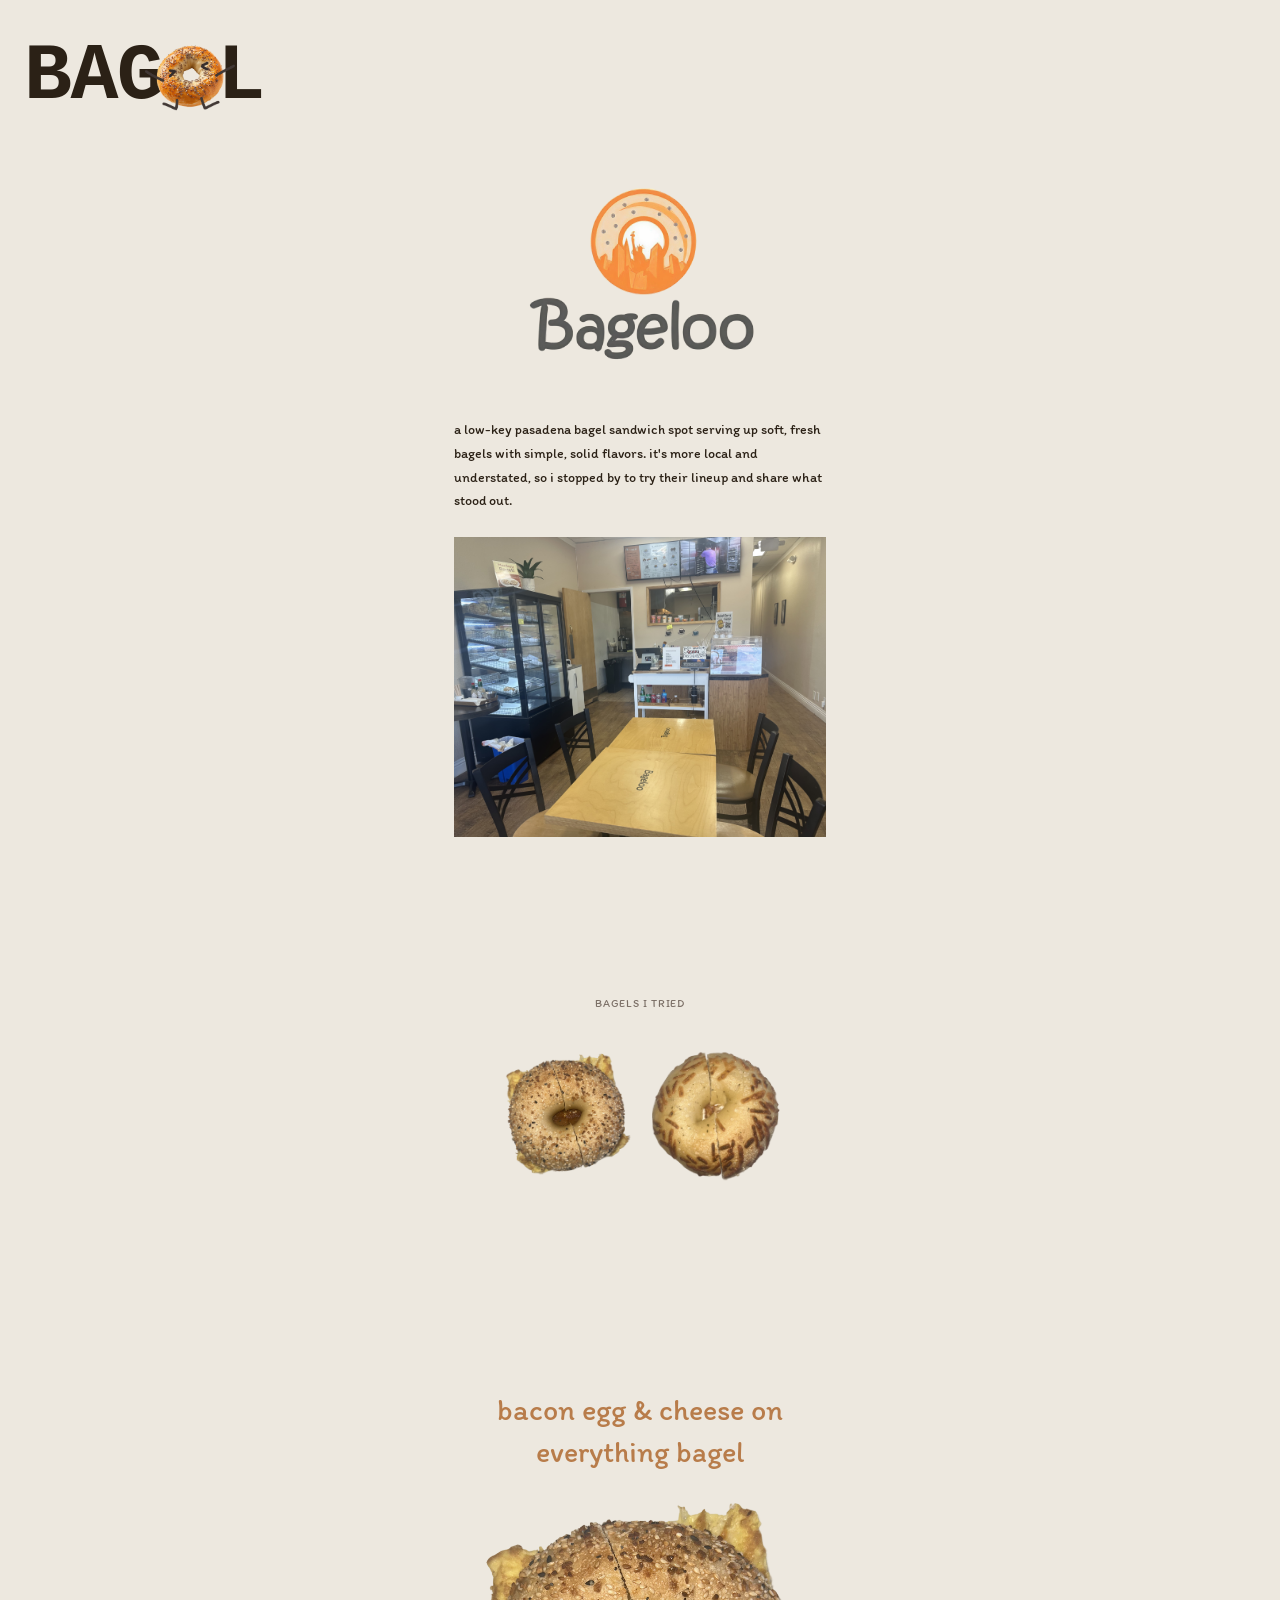
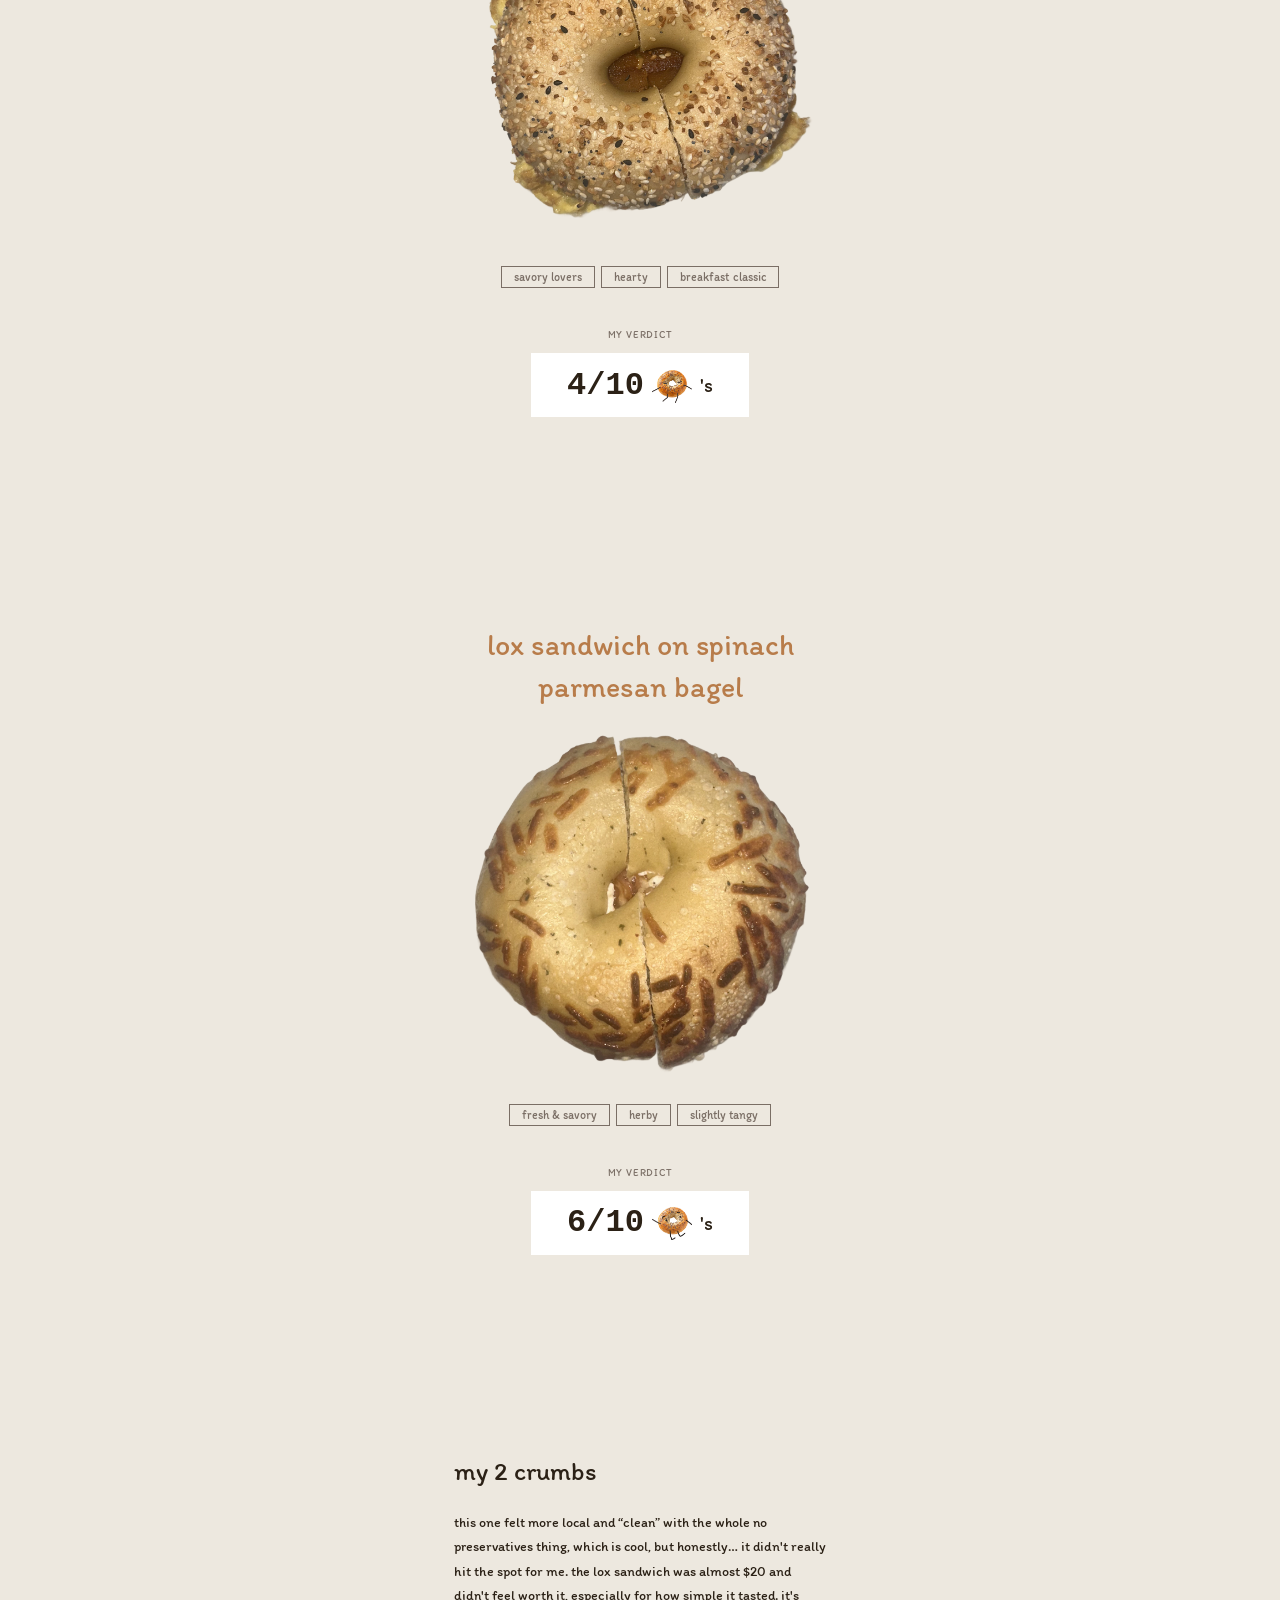
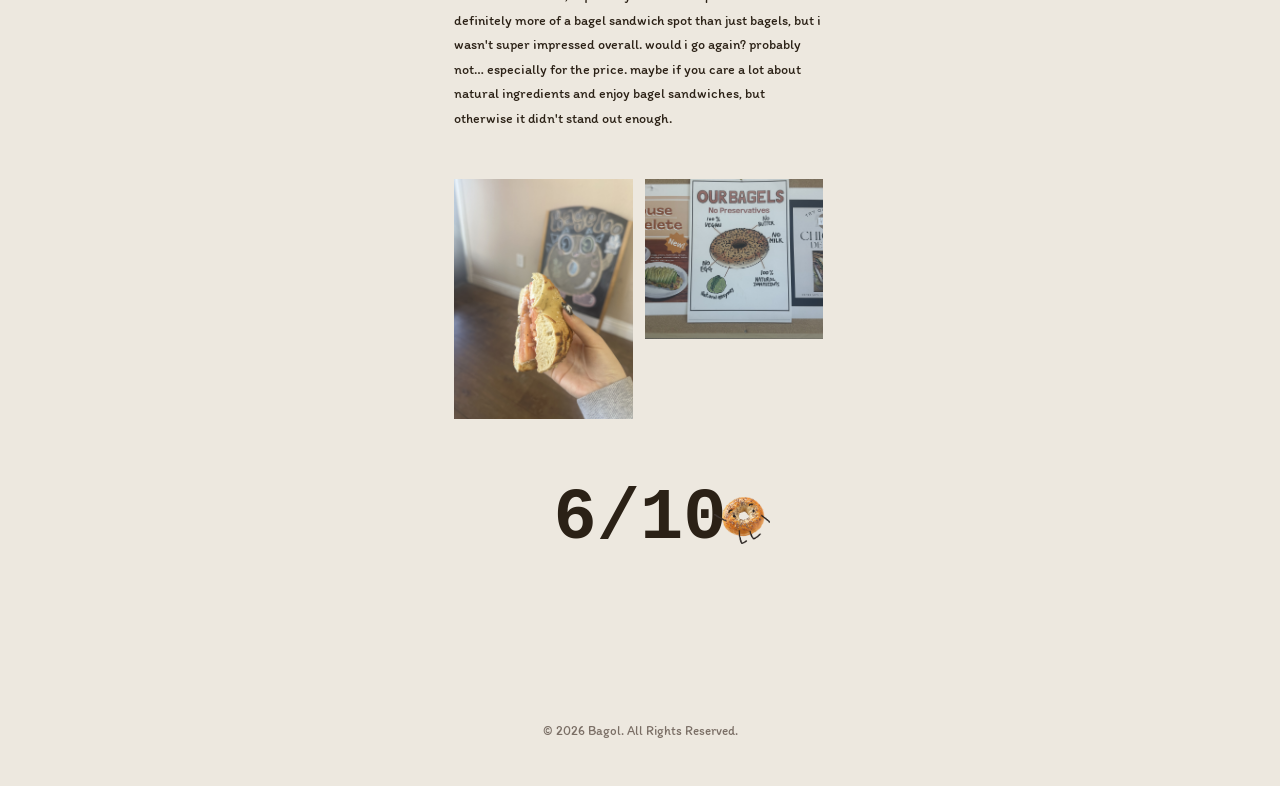
<file: bageloo.html>
<!DOCTYPE html>
<html lang="en">

<head>
	<meta charset="utf-8">
	<meta content="initial-scale=1.0,width=device-width" name="viewport">

	<title>Bagol — Bageloo</title>

	<link rel="preconnect" href="https://fonts.googleapis.com">
	<link rel="preconnect" href="https://fonts.gstatic.com" crossorigin>
	<link href="https://fonts.googleapis.com/css2?family=Iosevka+Charon:ital,wght@0,300;0,400;0,500;0,700;1,300;1,400;1,500;1,700&family=Itim&display=swap" rel="stylesheet">

	<link href="css/reset.css" rel="stylesheet" type="text/css">
	<link href="css/styles.css" rel="stylesheet" type="text/css">

	<script src="js/scripts.js" defer></script>

	<link rel="icon" type="image/png" href="/images/favicon/favicon-96x96.png" sizes="96x96" />
	<link rel="icon" type="image/svg+xml" href="/images/favicon/favicon.svg" />
	<link rel="shortcut icon" href="/images/favicon/favicon.ico" />
	<link rel="apple-touch-icon" sizes="180x180" href="/images/favicon/apple-touch-icon.png" />
	<meta name="apple-mobile-web-app-title" content="Bagol" />
	<link rel="manifest" href="/images/favicon/site.webmanifest" />
</head>

<body class="miopane-page">

	<header class="place-header">
		<div class="logo">
			<a href="index.html">
				<h1 class="logo__text">
					BAG<img class="logo__mascot" src="images/mascot.png" alt="o">L
				</h1>
			</a>
		</div>
	</header>

	<main class="wrapper">

		<section class="place-hero">

			<img class="place-title__img" src="images/bageloo-title.png" alt="Bageloo">

			<p class="place-description">a low-key pasadena bagel sandwich spot serving up soft, fresh bagels with simple, solid flavors. it's more local and understated, so i stopped by to try their lineup and share what stood out.</p>

			<img class="place-hero__img" src="images/bageloo-storefront.png" alt="Bageloo storefront">

		</section>

		<section class="bagels-tried">

			<p class="bagels-tried__heading">bagels i tried</p>

			<div class="bagels-tried__grid">
				<a href="#bagel-1"><img class="bagels-tried__thumb" src="images/bageloo-bagel-1.png" alt="Bagel 1"></a>
				<a href="#bagel-2"><img class="bagels-tried__thumb" src="images/bageloo-bagel-2.png" alt="Bagel 2"></a>
			</div>

		</section>

		<section class="bagel-entries">

			<div class="bagel-entry" id="bagel-1">
				<p class="bagel-entry__name">bacon egg & cheese on everything bagel</p>
				<img class="bagel-entry__img" src="images/bageloo-bagel-1.png" alt="bacon egg & cheese on everything bagel">
				<div class="bagel-entry__tags">
					<span class="tag">savory lovers</span>
					<span class="tag">hearty</span>
					<span class="tag">breakfast classic</span>
				</div>
				<p class="bagel-entry__verdict-label">my verdict</p>
				<div class="bagel-entry__rating">
					<p class="bagel-entry__score">4/10</p>
					<img class="bagel-entry__mascot" src="images/mascot-sad.png" alt="bagel">
					<p class="bagel-entry__s">'s</p>
				</div>
			</div>

			<div class="bagel-entry" id="bagel-2">
				<p class="bagel-entry__name">lox sandwich on spinach parmesan bagel</p>
				<img class="bagel-entry__img" src="images/bageloo-bagel-2.png" alt="lox sandwich on spinach parmesan bagel">
				<div class="bagel-entry__tags">
					<span class="tag">fresh & savory</span>
					<span class="tag">herby</span>
					<span class="tag">slightly tangy</span>
				</div>
				<p class="bagel-entry__verdict-label">my verdict</p>
				<div class="bagel-entry__rating">
					<p class="bagel-entry__score">6/10</p>
					<img class="bagel-entry__mascot" src="images/mascot-norm.png" alt="bagel">
					<p class="bagel-entry__s">'s</p>
				</div>
			</div>

		</section>

		<section class="review" id="review">

			<h3 class="review__heading">my 2 crumbs</h3>

			<p class="review__body">this one felt more local and “clean” with the whole no preservatives thing, which is cool, but honestly… it didn't really hit the spot for me. the lox sandwich was almost $20 and didn't feel worth it, especially for how simple it tasted. it's definitely more of a bagel sandwich spot than just bagels, but i wasn't super impressed overall. would i go again? probably not… especially for the price. maybe if you care a lot about natural ingredients and enjoy bagel sandwiches, but otherwise it didn't stand out enough.</p>

			<div class="review__photos">
				<img class="review__photo review__photo--tall" src="images/bageloo-outside.png" alt="Outside Bageloo">
				<img class="review__photo review__photo--short" src="images/bageloo-inside.png" alt="Inside Bageloo">
			</div>

			<div class="review__rating">
				<p class="review__score">6/10</p>
				<img class="review__mascot" src="images/mascot-norm.png" alt="bagel mascot">
			</div>

		</section>

	</main>

	<footer class="site-footer">
		<p class="site-footer__copy">© 2026 Bagol. All Rights Reserved.</p>
	</footer>

</body>
</html>
</file>
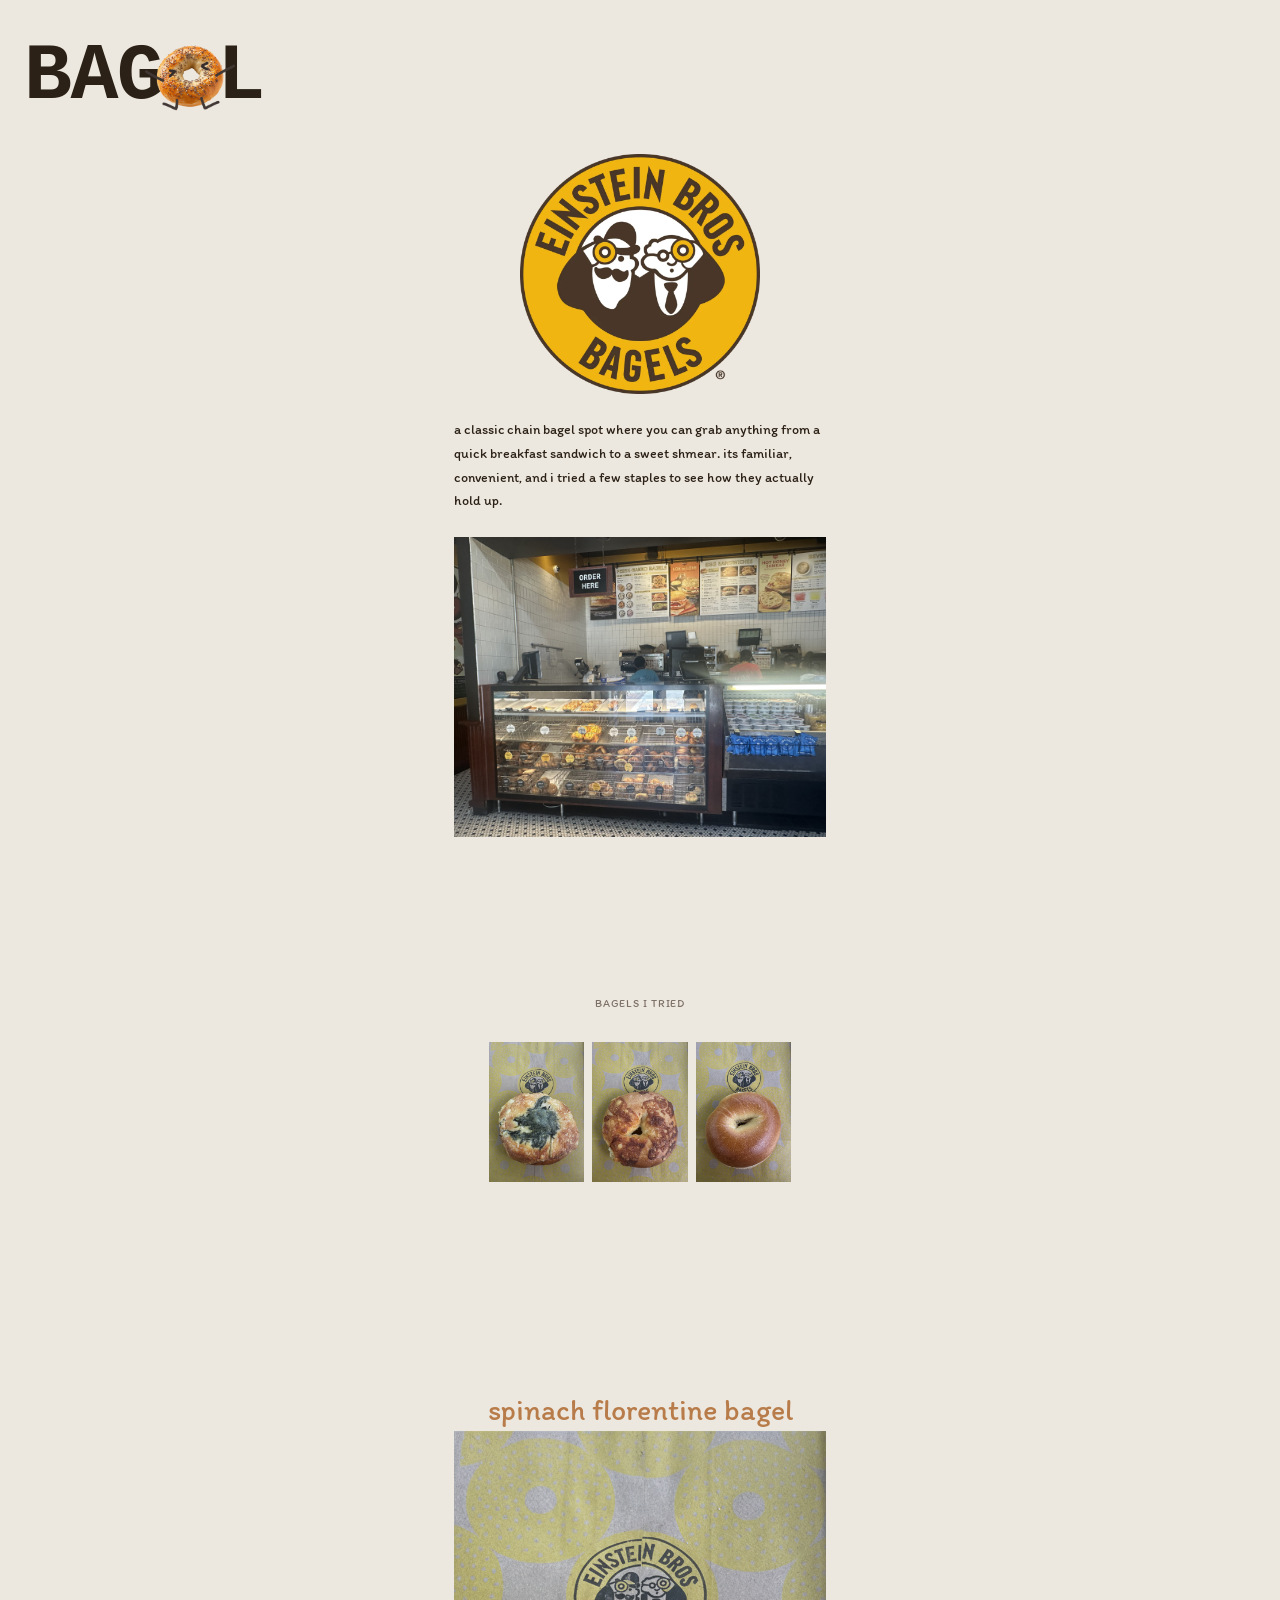
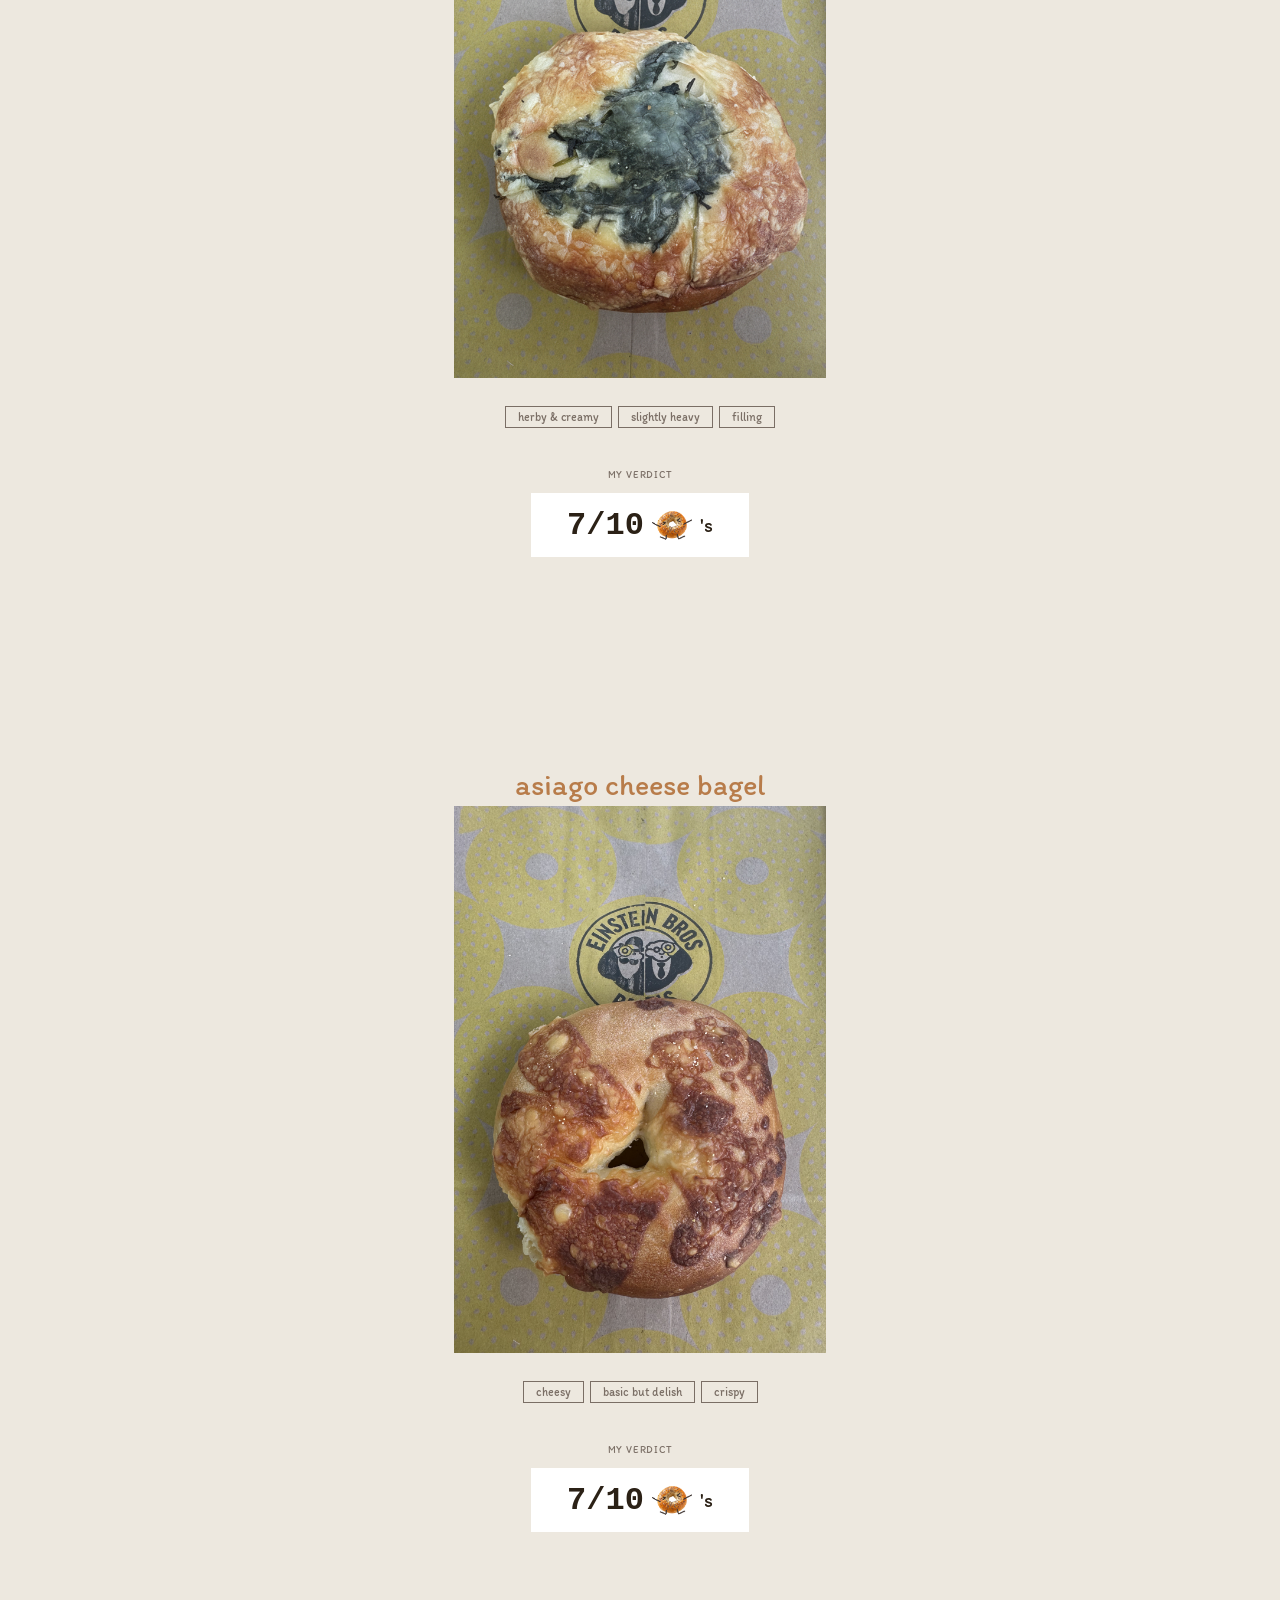
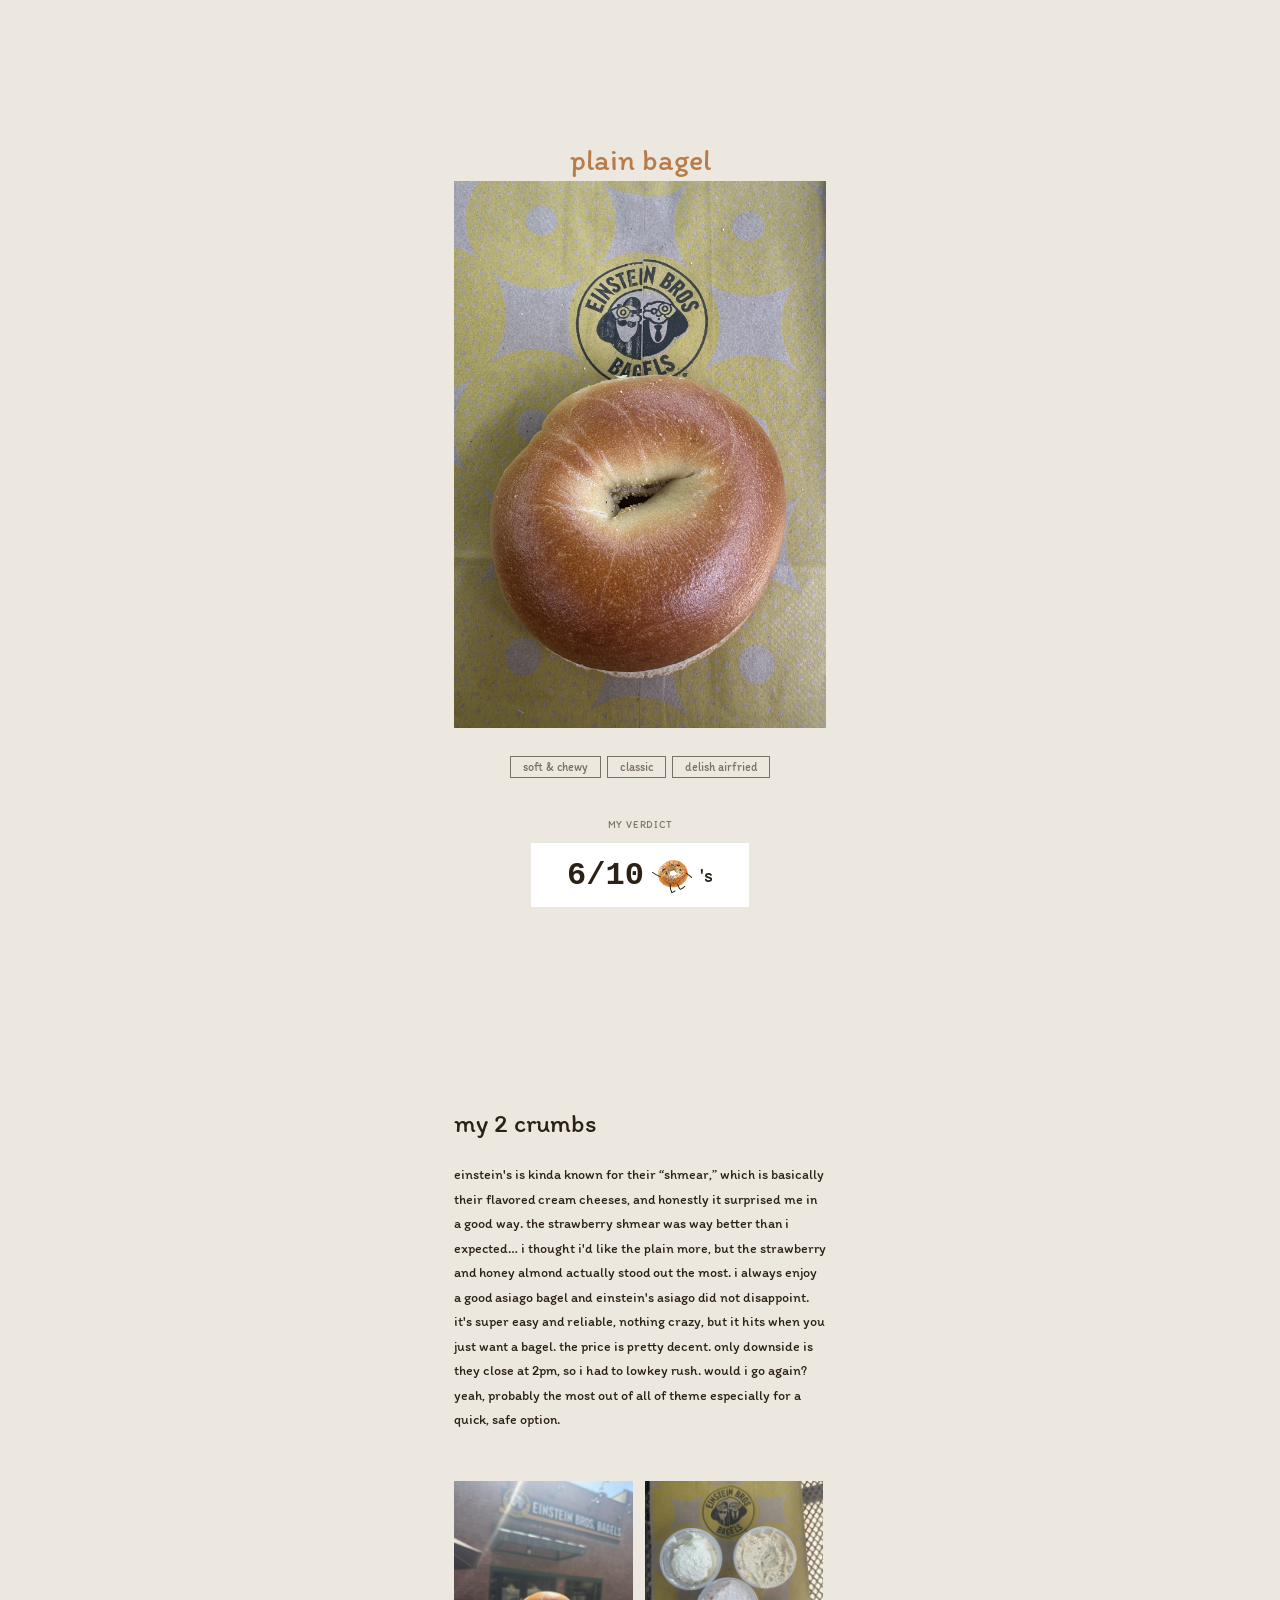
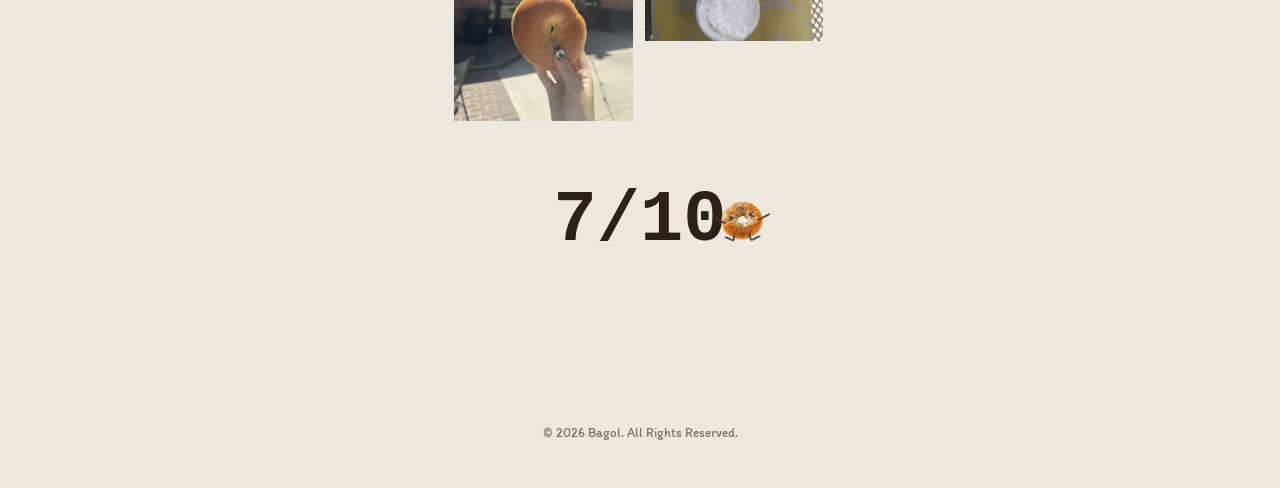
<file: einstein.html>
<!DOCTYPE html>
<html lang="en">

<head>
	<meta charset="utf-8">
	<meta content="initial-scale=1.0,width=device-width" name="viewport">

	<title>Bagol — Einstein Bros</title>

	<link rel="preconnect" href="https://fonts.googleapis.com">
	<link rel="preconnect" href="https://fonts.gstatic.com" crossorigin>
	<link href="https://fonts.googleapis.com/css2?family=Iosevka+Charon:ital,wght@0,300;0,400;0,500;0,700;1,300;1,400;1,500;1,700&family=Itim&display=swap" rel="stylesheet">

	<link href="css/reset.css" rel="stylesheet" type="text/css">
	<link href="css/styles.css" rel="stylesheet" type="text/css">

	<script src="js/scripts.js" defer></script>

	<link rel="icon" type="image/png" href="/images/favicon/favicon-96x96.png" sizes="96x96" />
	<link rel="icon" type="image/svg+xml" href="/images/favicon/favicon.svg" />
	<link rel="shortcut icon" href="/images/favicon/favicon.ico" />
	<link rel="apple-touch-icon" sizes="180x180" href="/images/favicon/apple-touch-icon.png" />
	<meta name="apple-mobile-web-app-title" content="Bagol" />
	<link rel="manifest" href="/images/favicon/site.webmanifest" />
</head>

<body class="miopane-page">

	<header class="place-header">
		<div class="logo">
			<a href="index.html">
				<h1 class="logo__text">
					BAG<img class="logo__mascot" src="images/mascot.png" alt="o">L
				</h1>
			</a>
		</div>
	</header>

	<main class="wrapper">

		<section class="place-hero">

			<img class="place-title__img" src="images/einstein-title.png" alt="Einstein Bros">

			<p class="place-description">a classic chain bagel spot where you can grab anything from a quick breakfast sandwich to a sweet shmear. its familiar, convenient, and i tried a few staples to see how they actually hold up.</p>

			<img class="place-hero__img" src="images/einstein-storefront.png" alt="Einstein Bros storefront">

		</section>

		<section class="bagels-tried">

			<p class="bagels-tried__heading">bagels i tried</p>

			<div class="bagels-tried__grid">
				<a href="#bagel-1"><img class="bagels-tried__thumb" src="images/einstein-bagel-1.png" alt="Bagel 1"></a>
				<a href="#bagel-2"><img class="bagels-tried__thumb" src="images/einstein-bagel-2.png" alt="Bagel 2"></a>
				<a href="#bagel-3"><img class="bagels-tried__thumb" src="images/einstein-bagel-3.png" alt="Bagel 3"></a>
			</div>

		</section>

		<section class="bagel-entries">

			<div class="bagel-entry" id="bagel-1">
				<p class="bagel-entry__name">spinach florentine bagel</p>
				<img class="bagel-entry__img" src="images/einstein-bagel-1.png" alt="spinach florentine bagel">
				<div class="bagel-entry__tags">
					<span class="tag">herby & creamy</span>
					<span class="tag">slightly heavy</span>
					<span class="tag">filling</span>
				</div>
				<p class="bagel-entry__verdict-label">my verdict</p>
				<div class="bagel-entry__rating">
					<p class="bagel-entry__score">7/10</p>
					<img class="bagel-entry__mascot" src="images/mascot.png" alt="bagel">
					<p class="bagel-entry__s">'s</p>
				</div>
			</div>

			<div class="bagel-entry" id="bagel-2">
				<p class="bagel-entry__name">asiago cheese bagel</p>
				<img class="bagel-entry__img" src="images/einstein-bagel-2.png" alt="asiago cheese bagel">
				<div class="bagel-entry__tags">
					<span class="tag">cheesy</span>
					<span class="tag">basic but delish</span>
					<span class="tag">crispy</span>
				</div>
				<p class="bagel-entry__verdict-label">my verdict</p>
				<div class="bagel-entry__rating">
					<p class="bagel-entry__score">7/10</p>
					<img class="bagel-entry__mascot" src="images/mascot.png" alt="bagel">
					<p class="bagel-entry__s">'s</p>
				</div>
			</div>

			<div class="bagel-entry" id="bagel-3">
				<p class="bagel-entry__name">plain bagel</p>
				<img class="bagel-entry__img" src="images/einstein-bagel-3.png" alt="plain bagel">
				<div class="bagel-entry__tags">
					<span class="tag">soft & chewy</span>
					<span class="tag">classic</span>
					<span class="tag">delish airfried</span>
				</div>
				<p class="bagel-entry__verdict-label">my verdict</p>
				<div class="bagel-entry__rating">
					<p class="bagel-entry__score">6/10</p>
					<img class="bagel-entry__mascot" src="images/mascot-norm.png" alt="bagel">
					<p class="bagel-entry__s">'s</p>
				</div>
			</div>

		</section>

		<section class="review" id="review">

			<h3 class="review__heading">my 2 crumbs</h3>

			<p class="review__body">einstein's is kinda known for their “shmear,” which is basically their flavored cream cheeses, and honestly it surprised me in a good way. the strawberry shmear was way better than i expected… i thought i'd like the plain more, but the strawberry and honey almond actually stood out the most. i always enjoy a good asiago bagel and einstein's asiago did not disappoint. it's super easy and reliable, nothing crazy, but it hits when you just want a bagel. the price is pretty decent. only downside is they close at 2pm, so i had to lowkey rush. would i go again? yeah, probably the most out of all of theme especially for a quick, safe option.</p>

			<div class="review__photos">
				<img class="review__photo review__photo--tall" src="images/einstein-outside.png" alt="Outside Einstein Bros">
				<img class="review__photo review__photo--short" src="images/einstein-inside.png" alt="Inside Einstein Bros">
			</div>

			<div class="review__rating">
				<p class="review__score">7/10</p>
				<img class="review__mascot" src="images/mascot.png" alt="bagel mascot">
			</div>

		</section>

	</main>

	<footer class="site-footer">
		<p class="site-footer__copy">© 2026 Bagol. All Rights Reserved.</p>
	</footer>

</body>
</html>
</file>
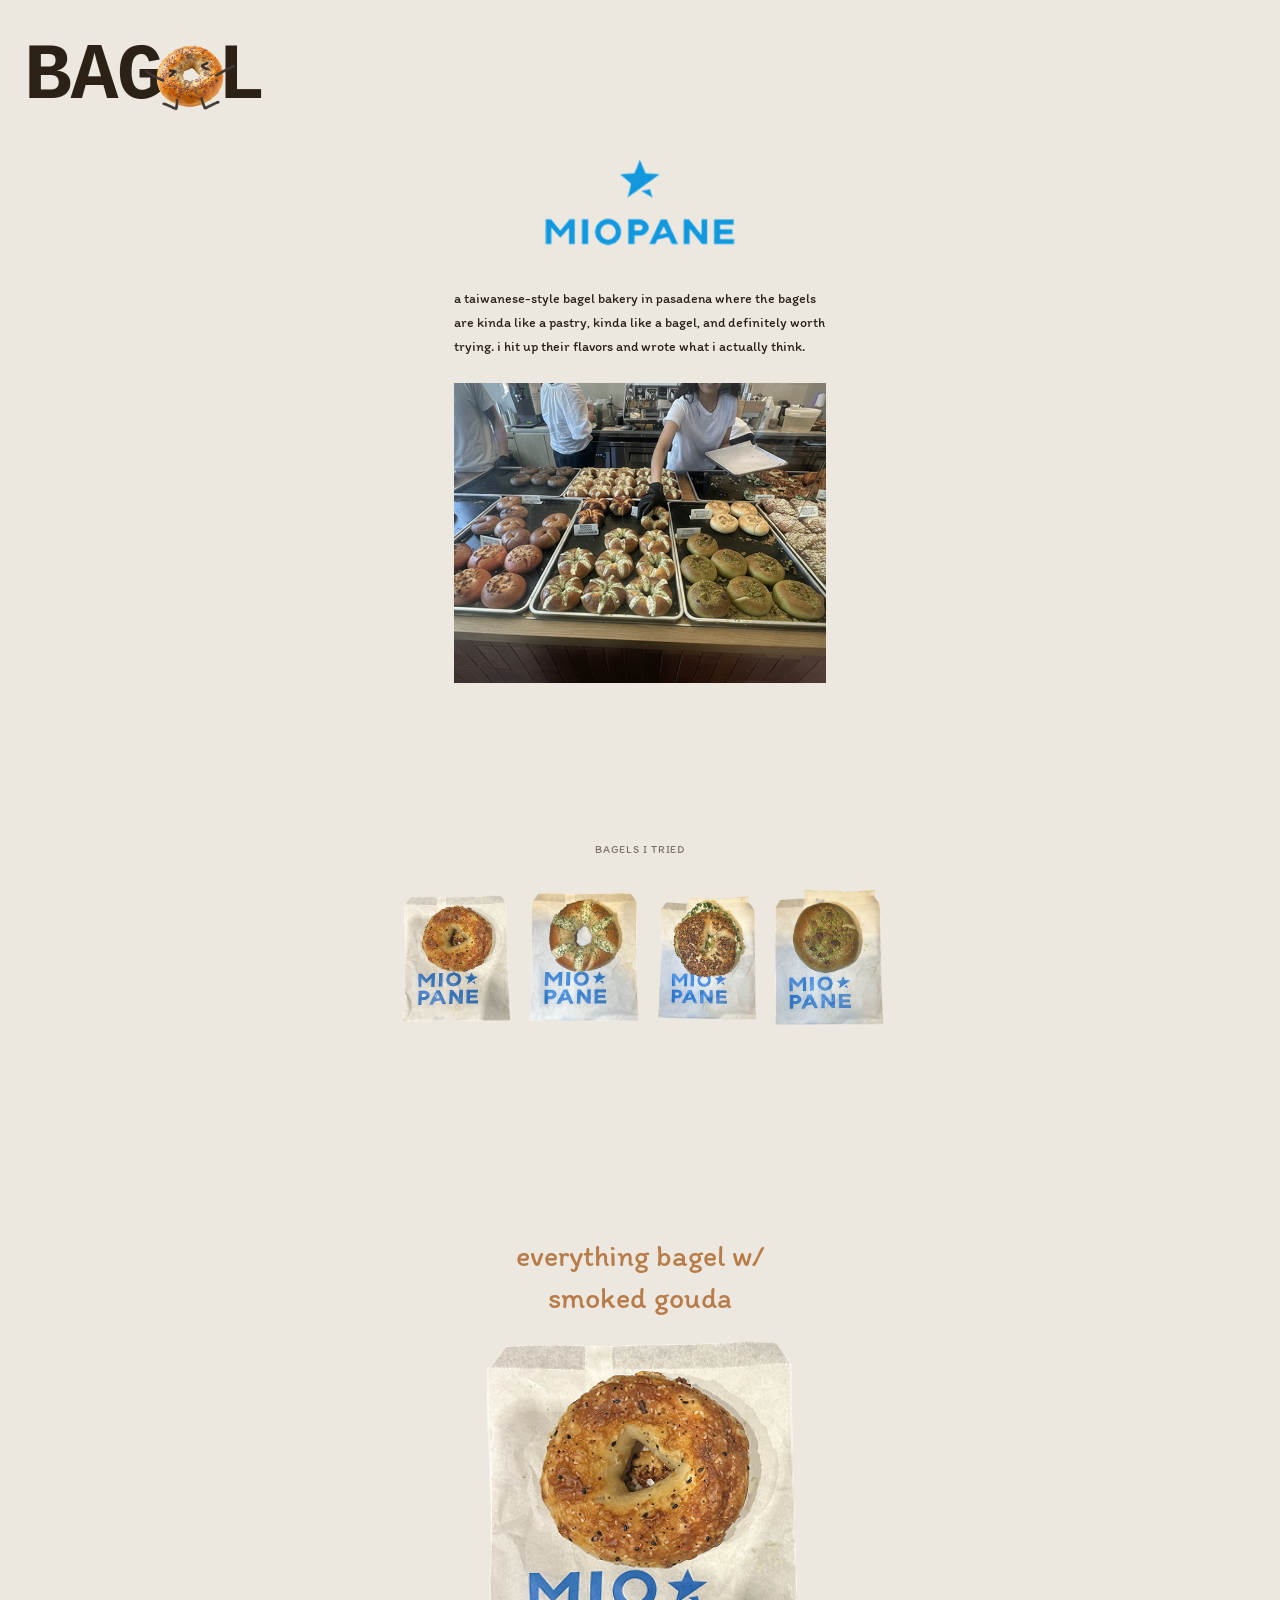
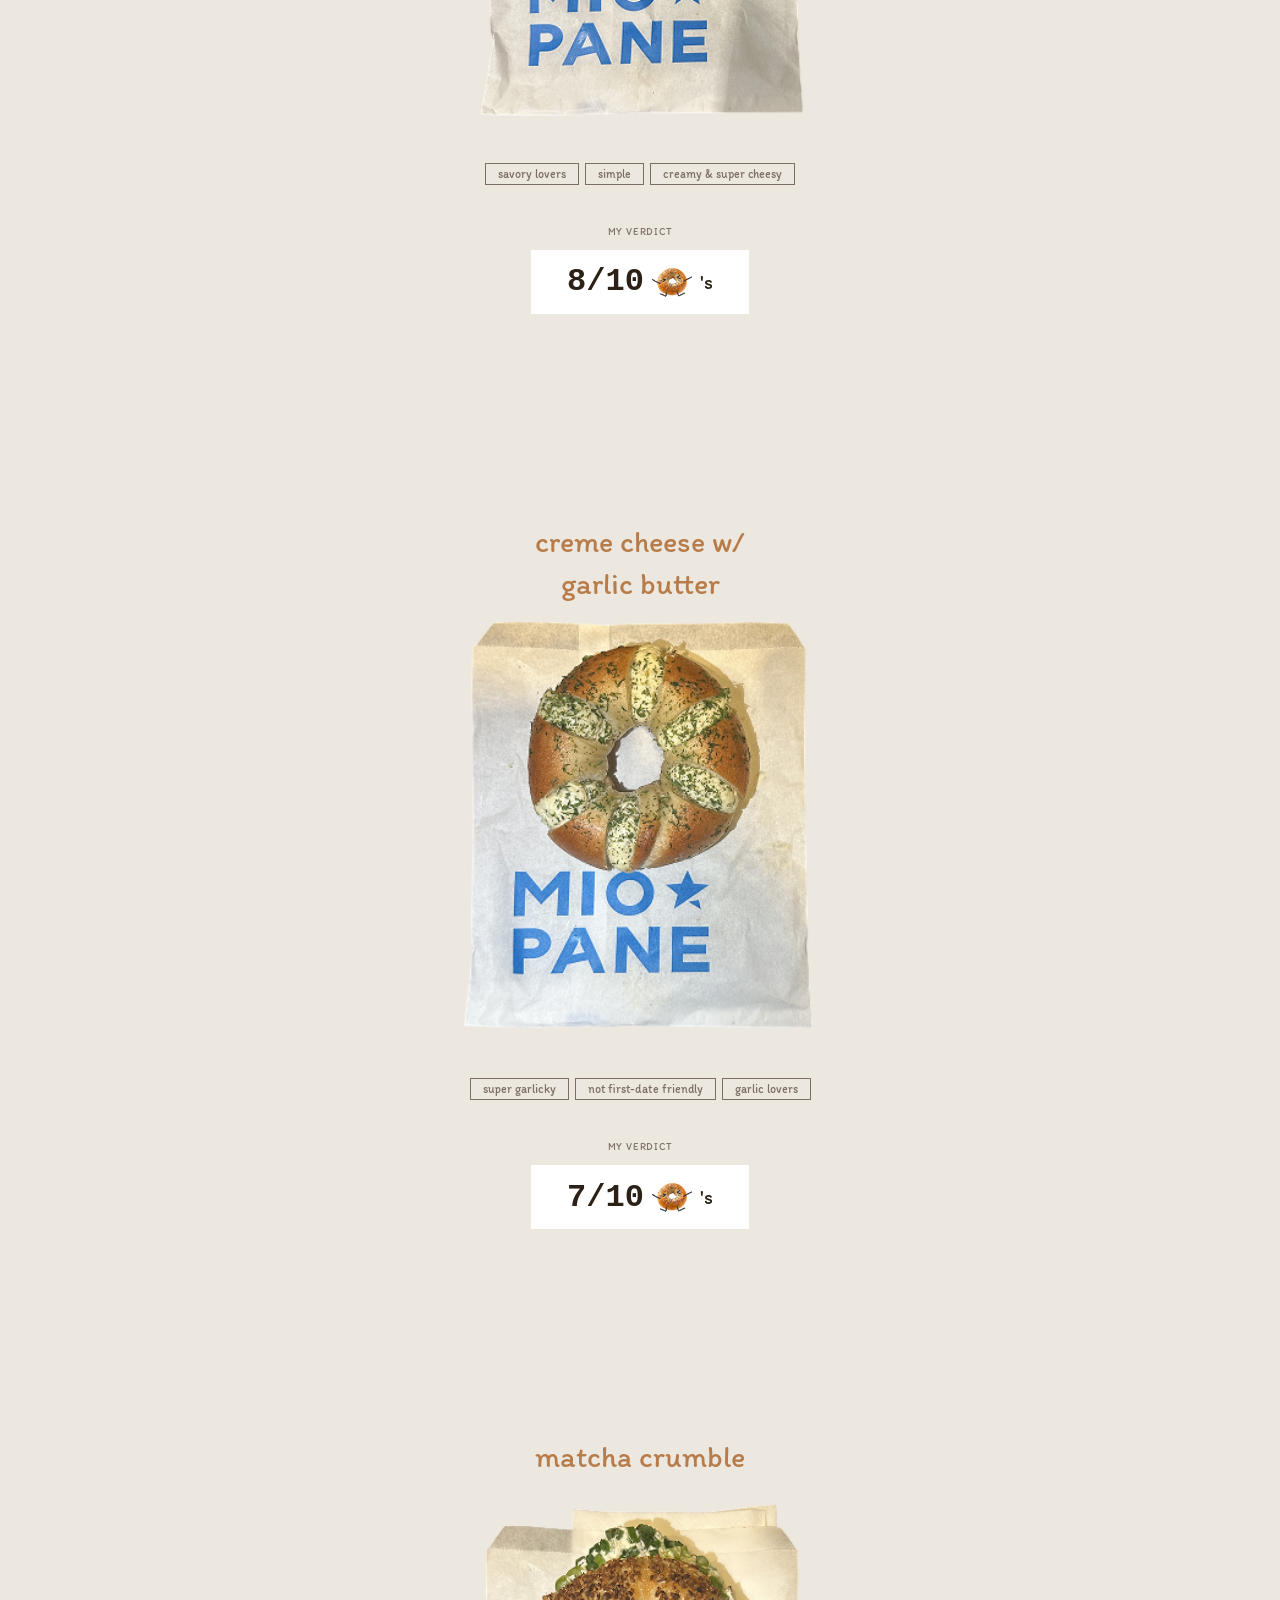
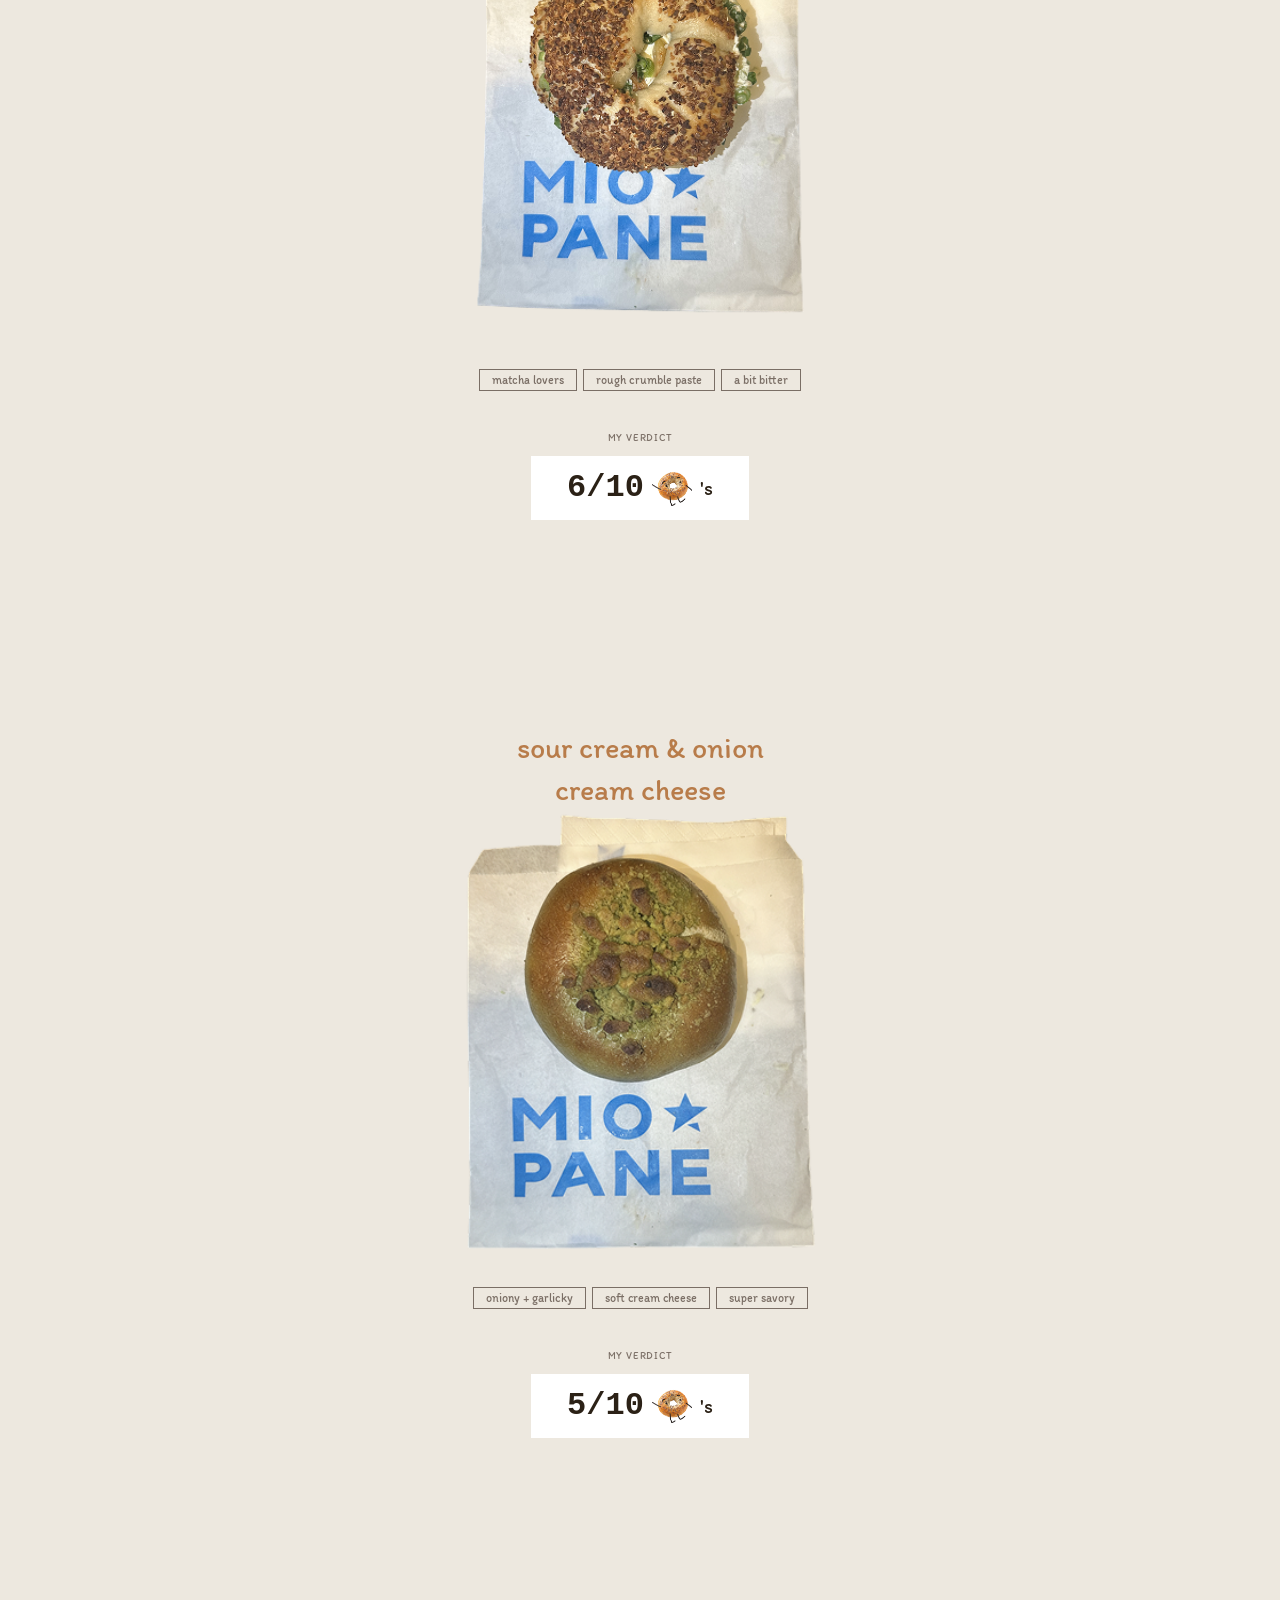
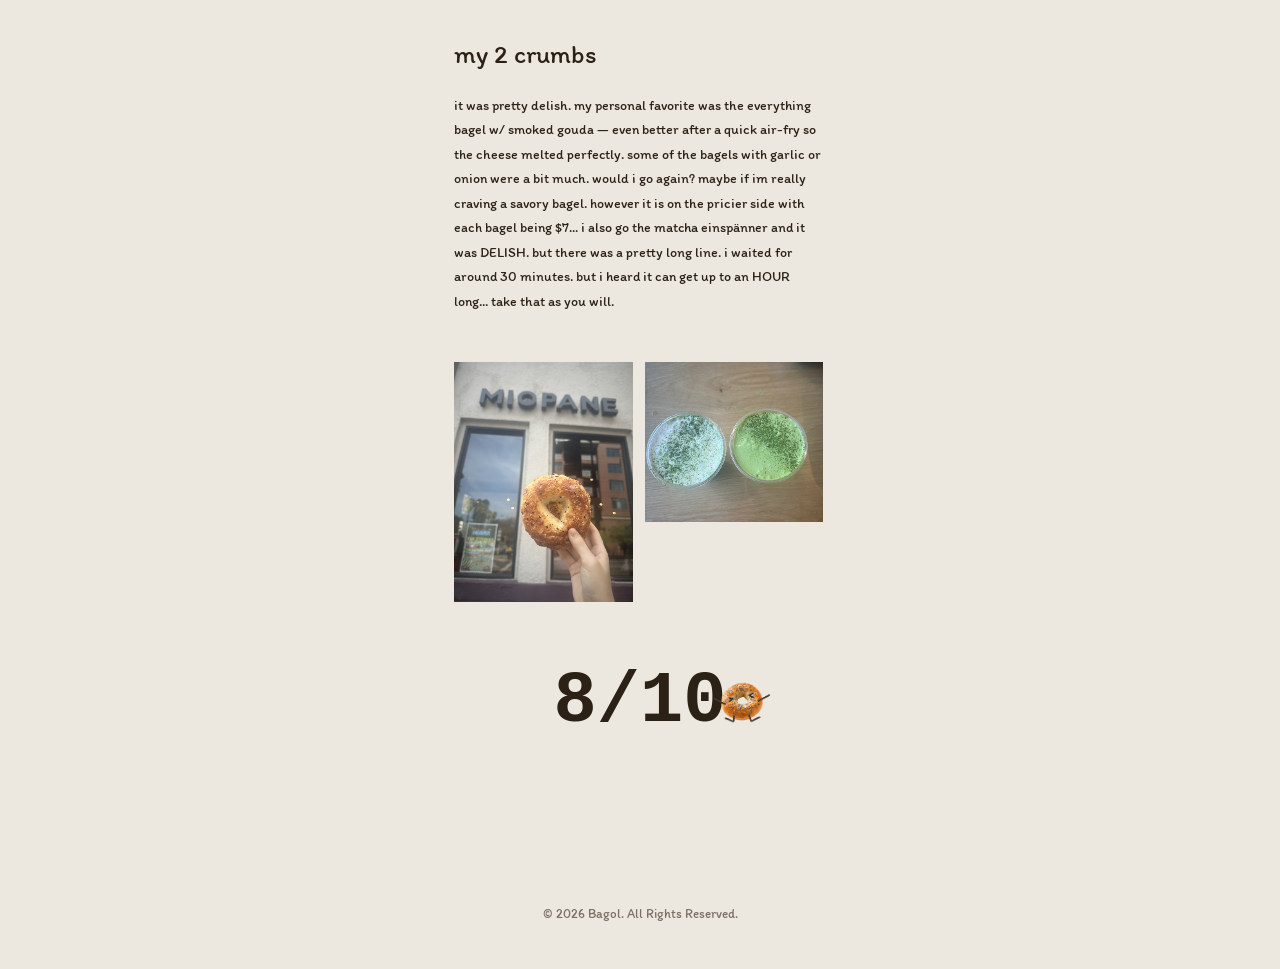
<file: miopane.html>
<!DOCTYPE html>
<html lang="en">

<head>
	<meta charset="utf-8">
	<meta content="initial-scale=1.0,width=device-width" name="viewport">

	<title>Bagol — Miopane</title>

	<link rel="preconnect" href="https://fonts.googleapis.com">
	<link rel="preconnect" href="https://fonts.gstatic.com" crossorigin>
	<link href="https://fonts.googleapis.com/css2?family=Iosevka+Charon:ital,wght@0,300;0,400;0,500;0,700;1,300;1,400;1,500;1,700&family=Itim&display=swap" rel="stylesheet">

	<link href="css/reset.css" rel="stylesheet" type="text/css">
	<link href="css/styles.css" rel="stylesheet" type="text/css">

	<script src="js/scripts.js" defer></script>

	
	<link rel="icon" type="image/png" href="/images/favicon/favicon-96x96.png" sizes="96x96" />
	<link rel="icon" type="image/svg+xml" href="/images/favicon/favicon.svg" />
	<link rel="shortcut icon" href="/images/favicon/favicon.ico" />
	<link rel="apple-touch-icon" sizes="180x180" href="/images/favicon/apple-touch-icon.png" />
	<meta name="apple-mobile-web-app-title" content="Bagol" />
	<link rel="manifest" href="/images/favicon/site.webmanifest" />
</head>

<body class="miopane-page">

	<header class="place-header">
		<div class="logo">
			<a href="index.html">
				<h1 class="logo__text">
					BAG<img class="logo__mascot" src="images/mascot.png" alt="o">L
				</h1>
			</a>
		</div>
	</header>

	<main class="wrapper">

		<section class="place-hero">

			<img class="place-title__img" src="images/miopane-title.png" alt="Miopane">

			<p class="place-description">a taiwanese-style bagel bakery in pasadena where the bagels are kinda like a pastry, kinda like a bagel, and definitely worth trying. i hit up their flavors and wrote what i actually think.</p>

			<img class="place-hero__img" src="images/miopane-storefront.png" alt="Miopane storefront">

		</section>

		<section class="bagels-tried">

			<p class="bagels-tried__heading">bagels i tried</p>

			<div class="bagels-tried__grid">
				<a href="#bagel-1"><img class="bagels-tried__thumb" src="images/miopane-bagel-1.png" alt="Bagel 1"></a>
				<a href="#bagel-2"><img class="bagels-tried__thumb" src="images/miopane-bagel-2.png" alt="Bagel 2"></a>
				<a href="#bagel-3"><img class="bagels-tried__thumb" src="images/miopane-bagel-3.png" alt="Bagel 3"></a>
				<a href="#bagel-4"><img class="bagels-tried__thumb" src="images/miopane-bagel-4.png" alt="Bagel 4"></a>
			</div>

		</section>

		<section class="bagel-entries">

			<div class="bagel-entry" id="bagel-1">
				<p class="bagel-entry__name">everything bagel w/<br>smoked gouda</p>
				<img class="bagel-entry__img" src="images/miopane-bagel-1.png" alt="Everything bagel">
				<div class="bagel-entry__tags">
					<span class="tag">savory lovers</span>
					<span class="tag">simple</span>
					<span class="tag">creamy & super cheesy</span>
				</div>
				<p class="bagel-entry__verdict-label">my verdict</p>
				<div class="bagel-entry__rating">
					<p class="bagel-entry__score">8/10</p>
					<img class="bagel-entry__mascot" src="images/mascot.png" alt="bagel">
					<p class="bagel-entry__s">'s</p>
				</div>
			</div>

			<div class="bagel-entry" id="bagel-2">
				<p class="bagel-entry__name">creme cheese w/<br>garlic butter</p>
				<img class="bagel-entry__img" src="images/miopane-bagel-2.png" alt="Creme cheese bagel">
				<div class="bagel-entry__tags">
					<span class="tag">super garlicky</span>
					<span class="tag">not first-date friendly</span>
					<span class="tag">garlic lovers</span>
				</div>
				<p class="bagel-entry__verdict-label">my verdict</p>
				<div class="bagel-entry__rating">
					<p class="bagel-entry__score">7/10</p>
					<img class="bagel-entry__mascot" src="images/mascot.png" alt="bagel">
					<p class="bagel-entry__s">'s</p>
				</div>
			</div>

			<div class="bagel-entry" id="bagel-3">
				<p class="bagel-entry__name">matcha crumble</p>
				<img class="bagel-entry__img" src="images/miopane-bagel-3.png" alt="Matcha crumble bagel">
				<div class="bagel-entry__tags">
					<span class="tag">matcha lovers</span>
					<span class="tag">rough crumble paste</span>
					<span class="tag">a bit bitter</span>
				</div>
				<p class="bagel-entry__verdict-label">my verdict</p>
				<div class="bagel-entry__rating">
					<p class="bagel-entry__score">6/10</p>
					<img class="bagel-entry__mascot" src="images/mascot-norm.png" alt="bagel">
					<p class="bagel-entry__s">'s</p>
				</div>
			</div>

			<div class="bagel-entry" id="bagel-4">
				<p class="bagel-entry__name">sour cream & onion<br>cream cheese</p>
				<img class="bagel-entry__img" src="images/miopane-bagel-4.png" alt="Sour cream bagel">
				<div class="bagel-entry__tags">
					<span class="tag">oniony + garlicky</span>
					<span class="tag">soft cream cheese</span>
					<span class="tag">super savory</span>
				</div>
				<p class="bagel-entry__verdict-label">my verdict</p>
				<div class="bagel-entry__rating">
					<p class="bagel-entry__score">5/10</p>
					<img class="bagel-entry__mascot" src="images/mascot-norm.png" alt="bagel">
					<p class="bagel-entry__s">'s</p>
				</div>
			</div>

		</section>

		<section class="review" id="review">

			<h3 class="review__heading">my 2 crumbs</h3>

			<p class="review__body">it was pretty delish. my personal favorite was the everything bagel w/ smoked gouda — even better after a quick air-fry so the cheese melted perfectly. some of the bagels with garlic or onion were a bit much. would i go again? maybe if im really craving a savory bagel. however it is on the pricier side with each bagel being $7... i also go the matcha einspänner and it was DELISH. but there was a pretty long line. i waited for around 30 minutes. but i heard it can get up to an HOUR long... take that as you will.</p>

			<div class="review__photos">
				<img class="review__photo review__photo--tall" src="images/miopane-outside.png" alt="Outside Miopane with bagel">
				<img class="review__photo review__photo--short" src="images/miopane-matcha.png" alt="Matcha">
			</div>

			<div class="review__rating">
				<p class="review__score">8/10</p>
				<img class="review__mascot" src="images/mascot.png" alt="bagel mascot">
			</div>

		</section>

	</main>

	<footer class="site-footer">
		<p class="site-footer__copy">© 2026 Bagol. All Rights Reserved.</p>
	</footer>

</body>
</html>
</file>
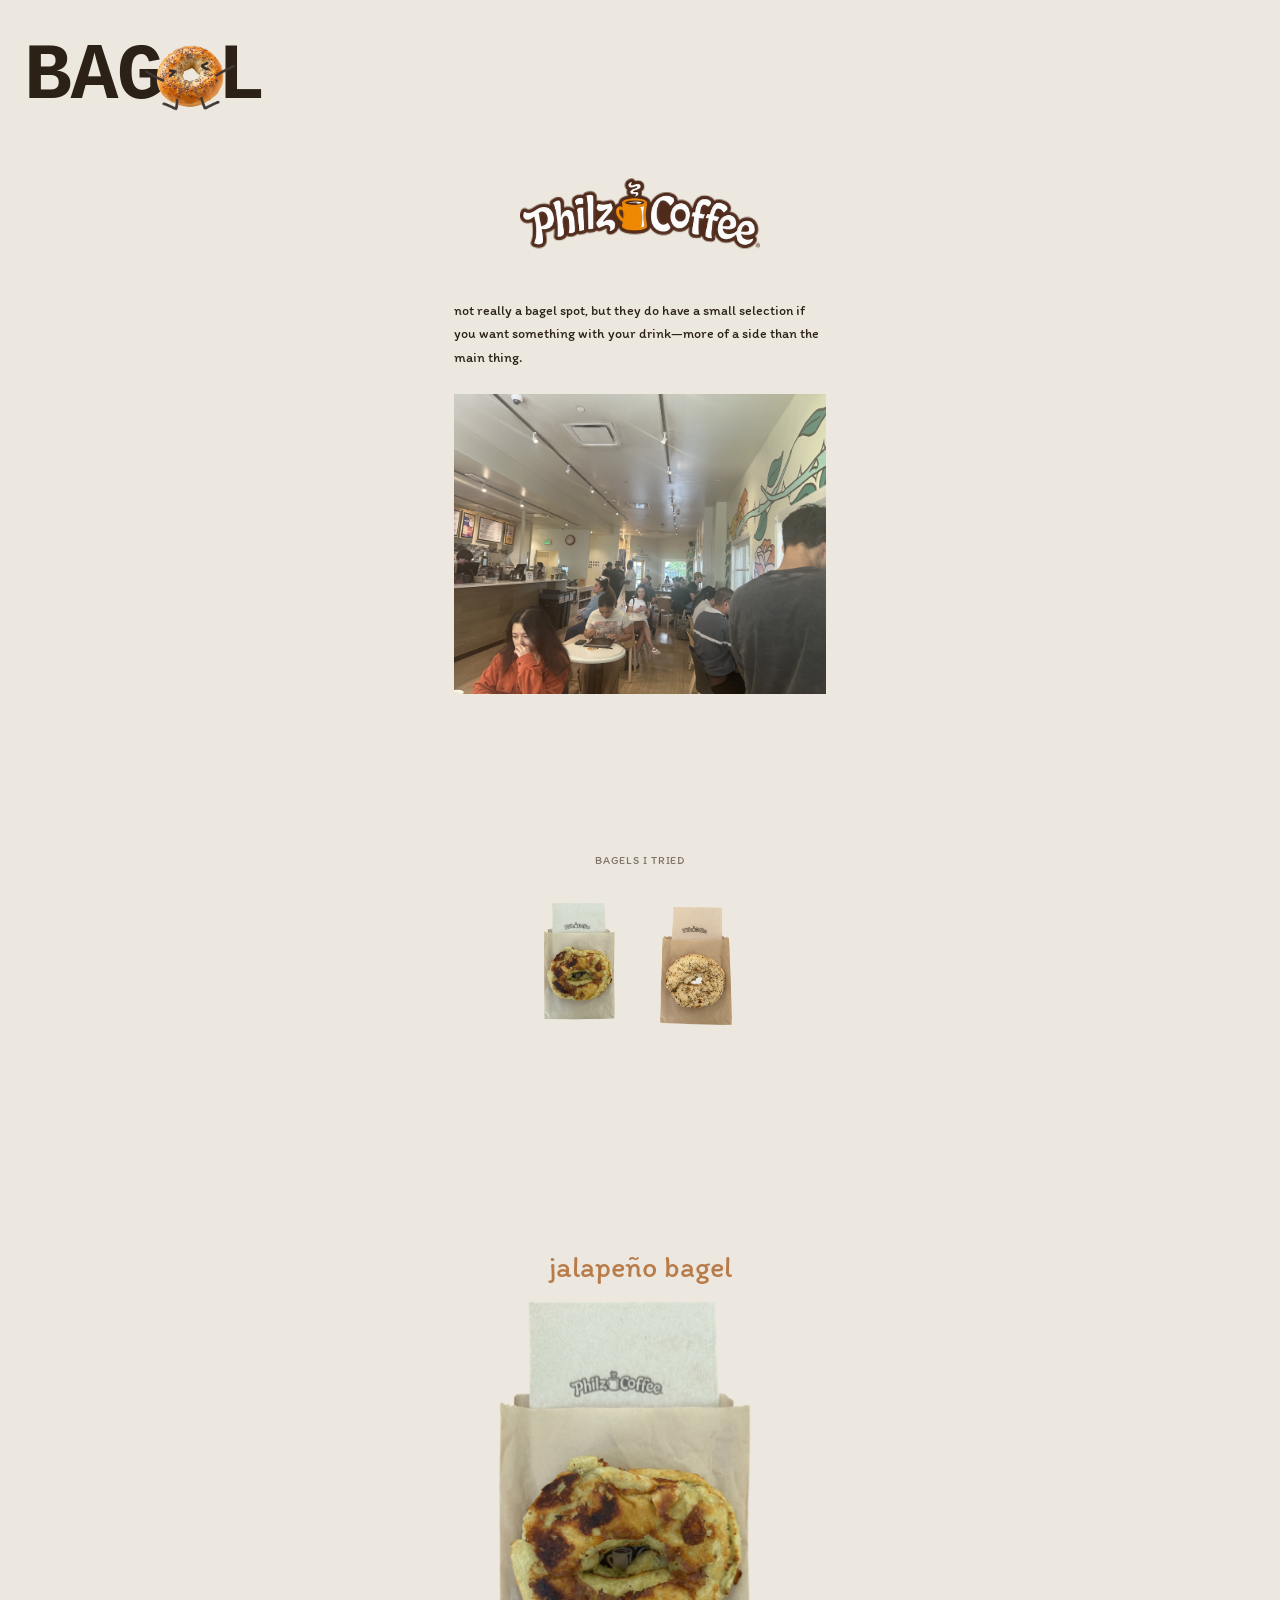
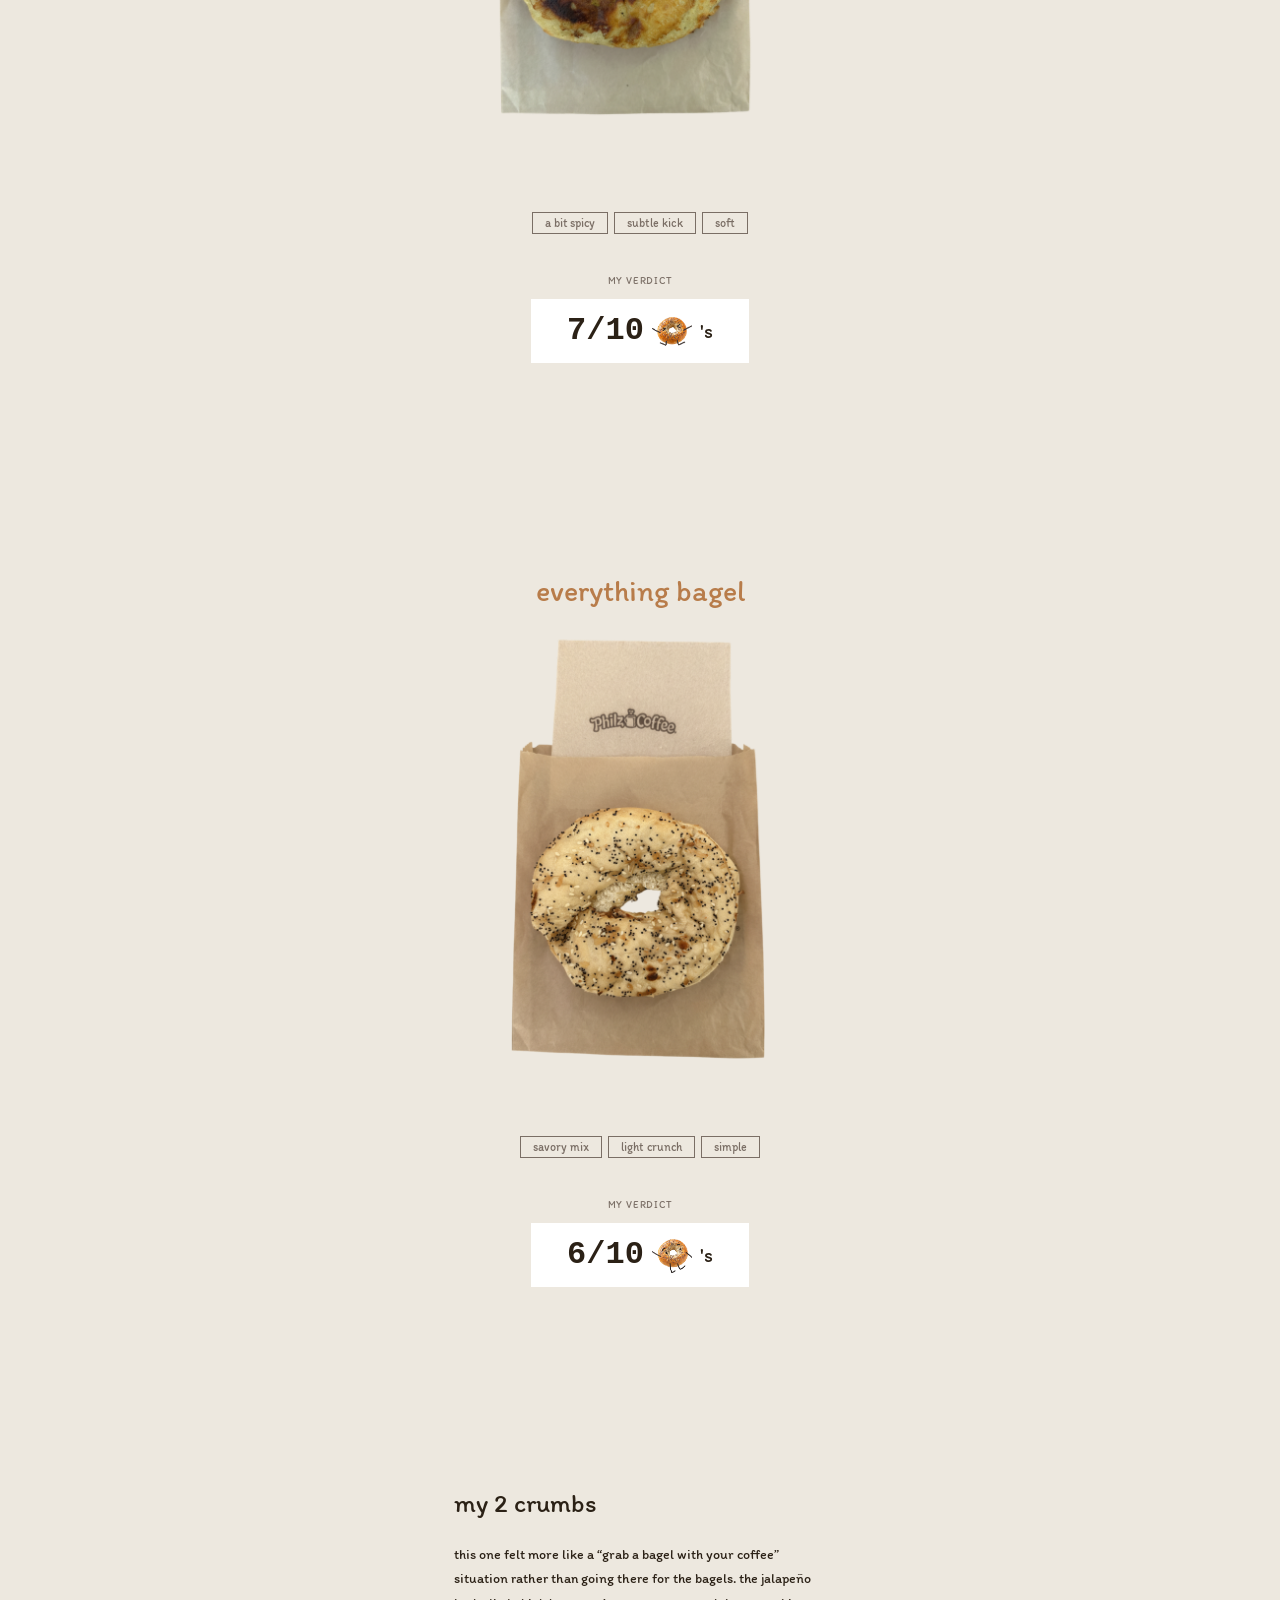
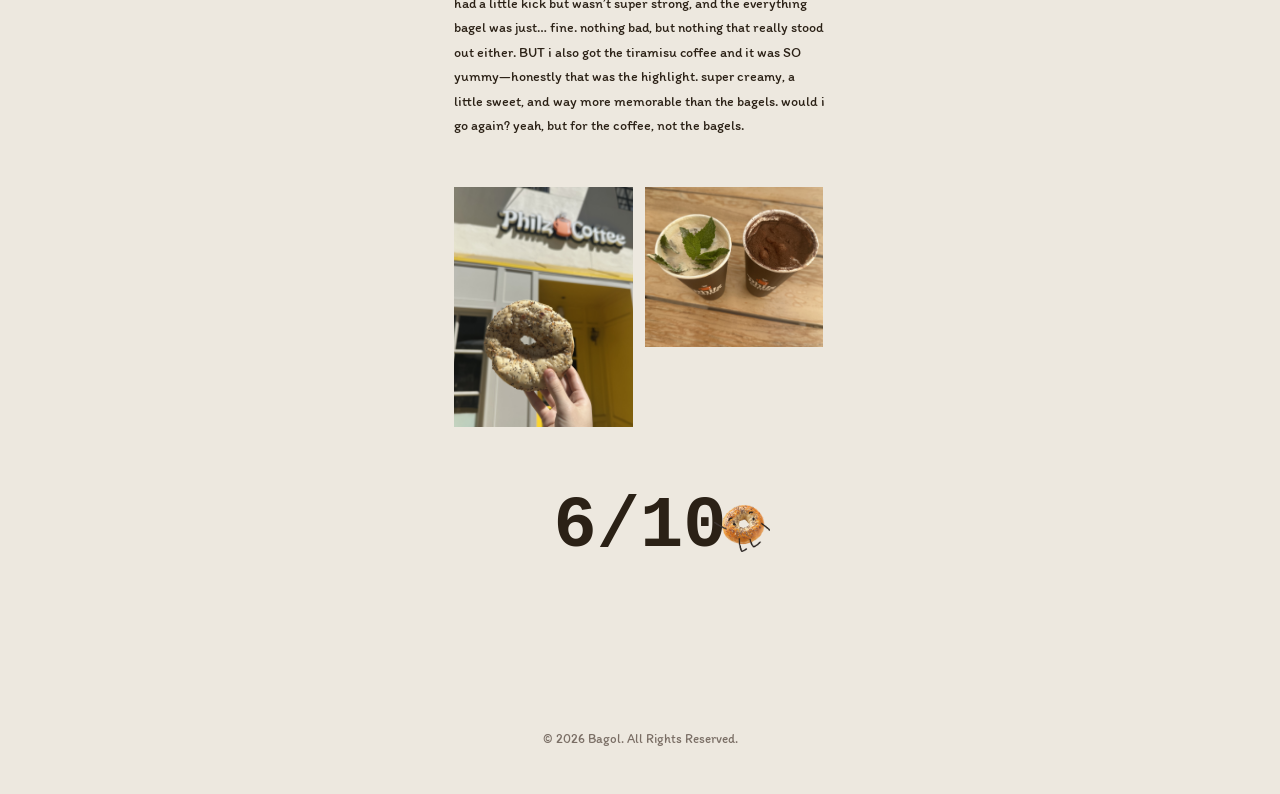
<file: phills.html>
<!DOCTYPE html>
<html lang="en">

<head>
	<meta charset="utf-8">
	<meta content="initial-scale=1.0,width=device-width" name="viewport">

	<title>Bagol — Philz</title>

	<link rel="preconnect" href="https://fonts.googleapis.com">
	<link rel="preconnect" href="https://fonts.gstatic.com" crossorigin>
	<link href="https://fonts.googleapis.com/css2?family=Iosevka+Charon:ital,wght@0,300;0,400;0,500;0,700;1,300;1,400;1,500;1,700&family=Itim&display=swap" rel="stylesheet">

	<link href="css/reset.css" rel="stylesheet" type="text/css">
	<link href="css/styles.css" rel="stylesheet" type="text/css">

	<script src="js/scripts.js" defer></script>

	<link rel="icon" type="image/png" href="/images/favicon/favicon-96x96.png" sizes="96x96" />
	<link rel="icon" type="image/svg+xml" href="/images/favicon/favicon.svg" />
	<link rel="shortcut icon" href="/images/favicon/favicon.ico" />
	<link rel="apple-touch-icon" sizes="180x180" href="/images/favicon/apple-touch-icon.png" />
	<meta name="apple-mobile-web-app-title" content="Bagol" />
	<link rel="manifest" href="/images/favicon/site.webmanifest" />
</head>

<body class="miopane-page">

	<header class="place-header">
		<div class="logo">
			<a href="index.html">
				<h1 class="logo__text">
					BAG<img class="logo__mascot" src="images/mascot.png" alt="o">L
				</h1>
			</a>
		</div>
	</header>

	<main class="wrapper">

		<section class="place-hero">

			<img class="place-title__img" src="images/phills-title.png" alt="Phil's">

			<p class="place-description">not really a bagel spot, but they do have a small selection if you want something with your drink—more of a side than the main thing.
</p>

			<img class="place-hero__img" src="images/phills-storefront.png" alt="Phil's storefront">

		</section>

		<section class="bagels-tried">

			<p class="bagels-tried__heading">bagels i tried</p>

			<div class="bagels-tried__grid">
				<a href="#bagel-1"><img class="bagels-tried__thumb" src="images/phills-bagel-1.png" alt="Bagel 1"></a>
				<a href="#bagel-2"><img class="bagels-tried__thumb" src="images/phills-bagel-2.png" alt="Bagel 2"></a>
			</div>

		</section>

		<section class="bagel-entries">

			<div class="bagel-entry" id="bagel-1">
				<p class="bagel-entry__name">jalapeño bagel</p>
				<img class="bagel-entry__img" src="images/phills-bagel-1.png" alt="jalapeño bagel">
				<div class="bagel-entry__tags">
					<span class="tag">a bit spicy</span>
					<span class="tag">subtle kick</span>
					<span class="tag">soft</span>
				</div>
				<p class="bagel-entry__verdict-label">my verdict</p>
				<div class="bagel-entry__rating">
					<p class="bagel-entry__score">7/10</p>
					<img class="bagel-entry__mascot" src="images/mascot.png" alt="bagel">
					<p class="bagel-entry__s">'s</p>
				</div>
			</div>

			<div class="bagel-entry" id="bagel-2">
				<p class="bagel-entry__name">everything bagel</p>
				<img class="bagel-entry__img" src="images/phills-bagel-2.png" alt="everything bagel">
				<div class="bagel-entry__tags">
					<span class="tag">savory mix</span>
					<span class="tag">light crunch</span>
					<span class="tag">simple</span>
				</div>
				<p class="bagel-entry__verdict-label">my verdict</p>
				<div class="bagel-entry__rating">
					<p class="bagel-entry__score">6/10</p>
					<img class="bagel-entry__mascot" src="images/mascot-norm.png" alt="bagel">
					<p class="bagel-entry__s">'s</p>
				</div>
			</div>

		</section>

		<section class="review" id="review">

			<h3 class="review__heading">my 2 crumbs</h3>

			<p class="review__body">this one felt more like a “grab a bagel with your coffee” situation rather than going there for the bagels. the jalapeño had a little kick but wasn’t super strong, and the everything bagel was just… fine. nothing bad, but nothing that really stood out either.
BUT i also got the tiramisu coffee and it was SO yummy—honestly that was the highlight. super creamy, a little sweet, and way more memorable than the bagels. would i go again? yeah, but for the coffee, not the bagels.
</p>

			<div class="review__photos">
				<img class="review__photo review__photo--tall" src="images/phills-outside.png" alt="Outside Phil's">
				<img class="review__photo review__photo--short" src="images/phills-inside.png" alt="Inside Phil's">
			</div>

			<div class="review__rating">
				<p class="review__score">6/10</p>
				<img class="review__mascot" src="images/mascot-norm.png" alt="bagel mascot">
			</div>

		</section>

	</main>

	<footer class="site-footer">
		<p class="site-footer__copy">© 2026 Bagol. All Rights Reserved.</p>
	</footer>

</body>
</html>
</file>
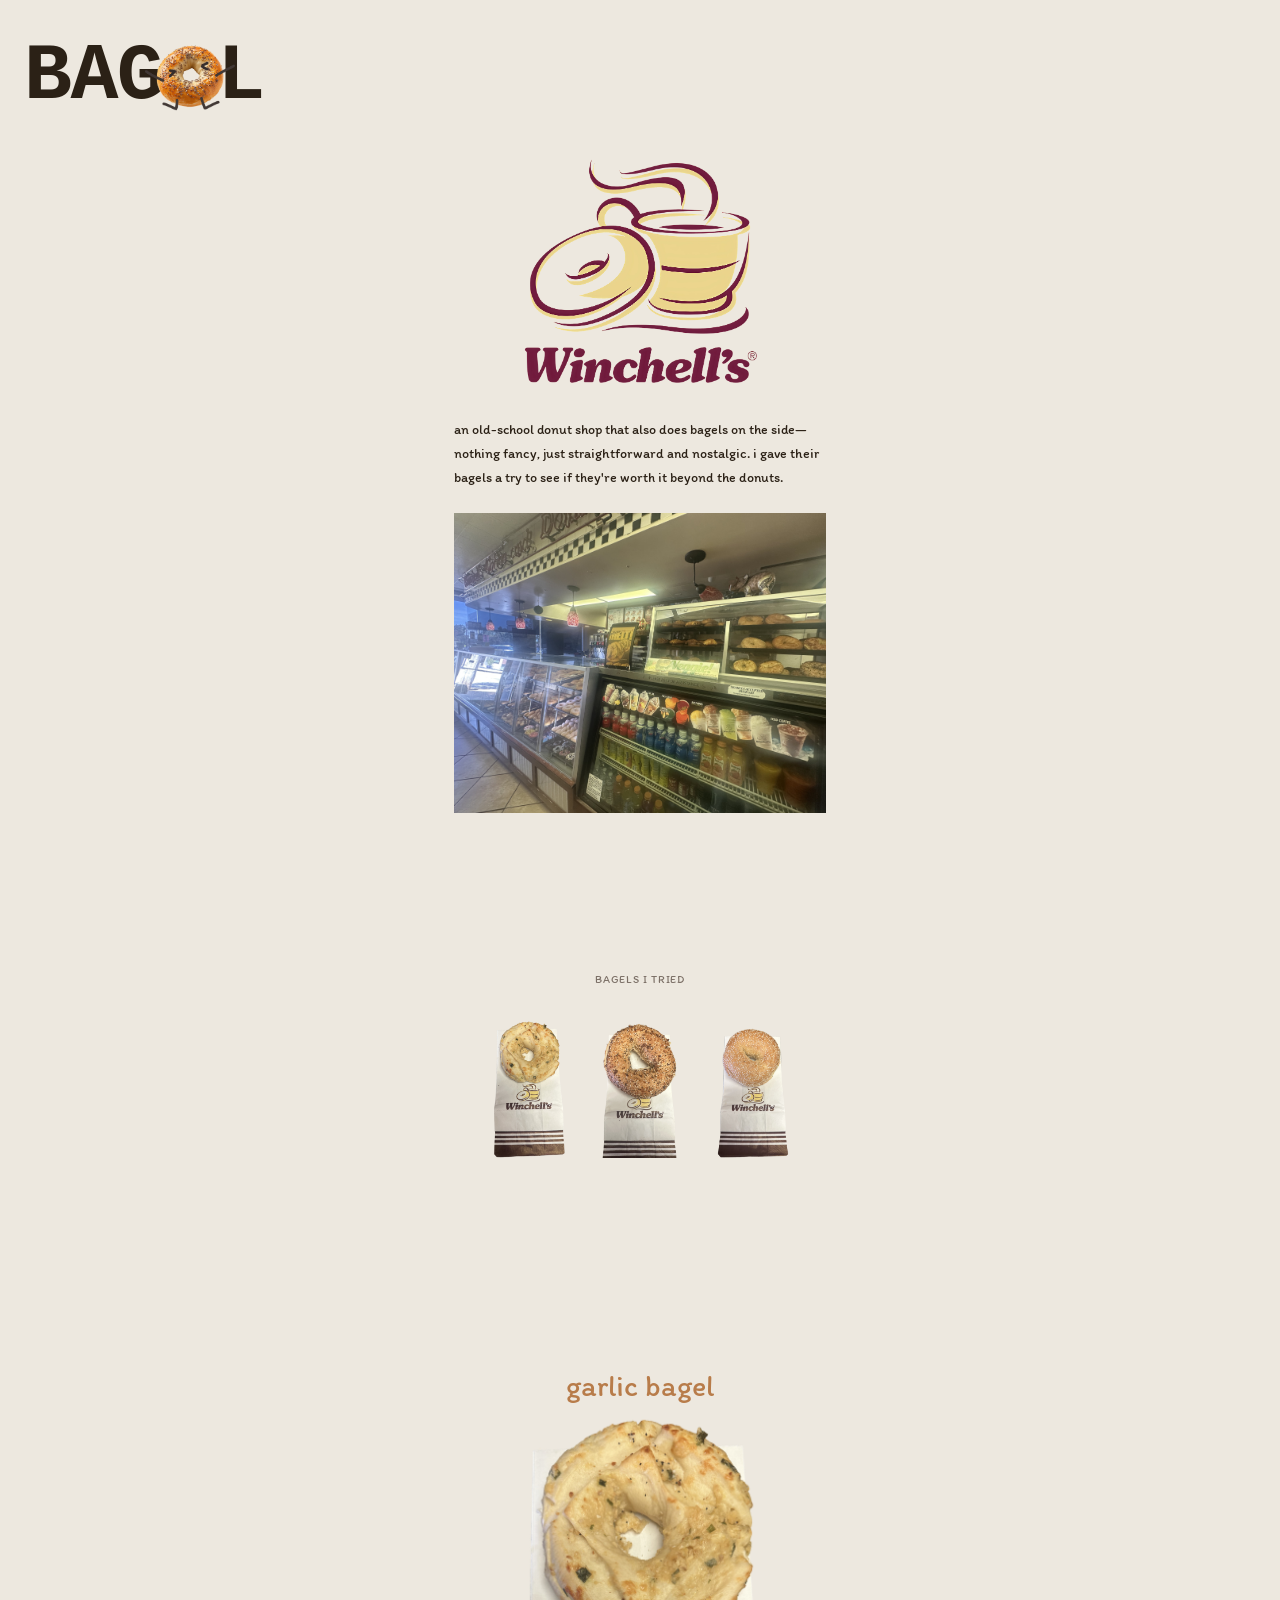
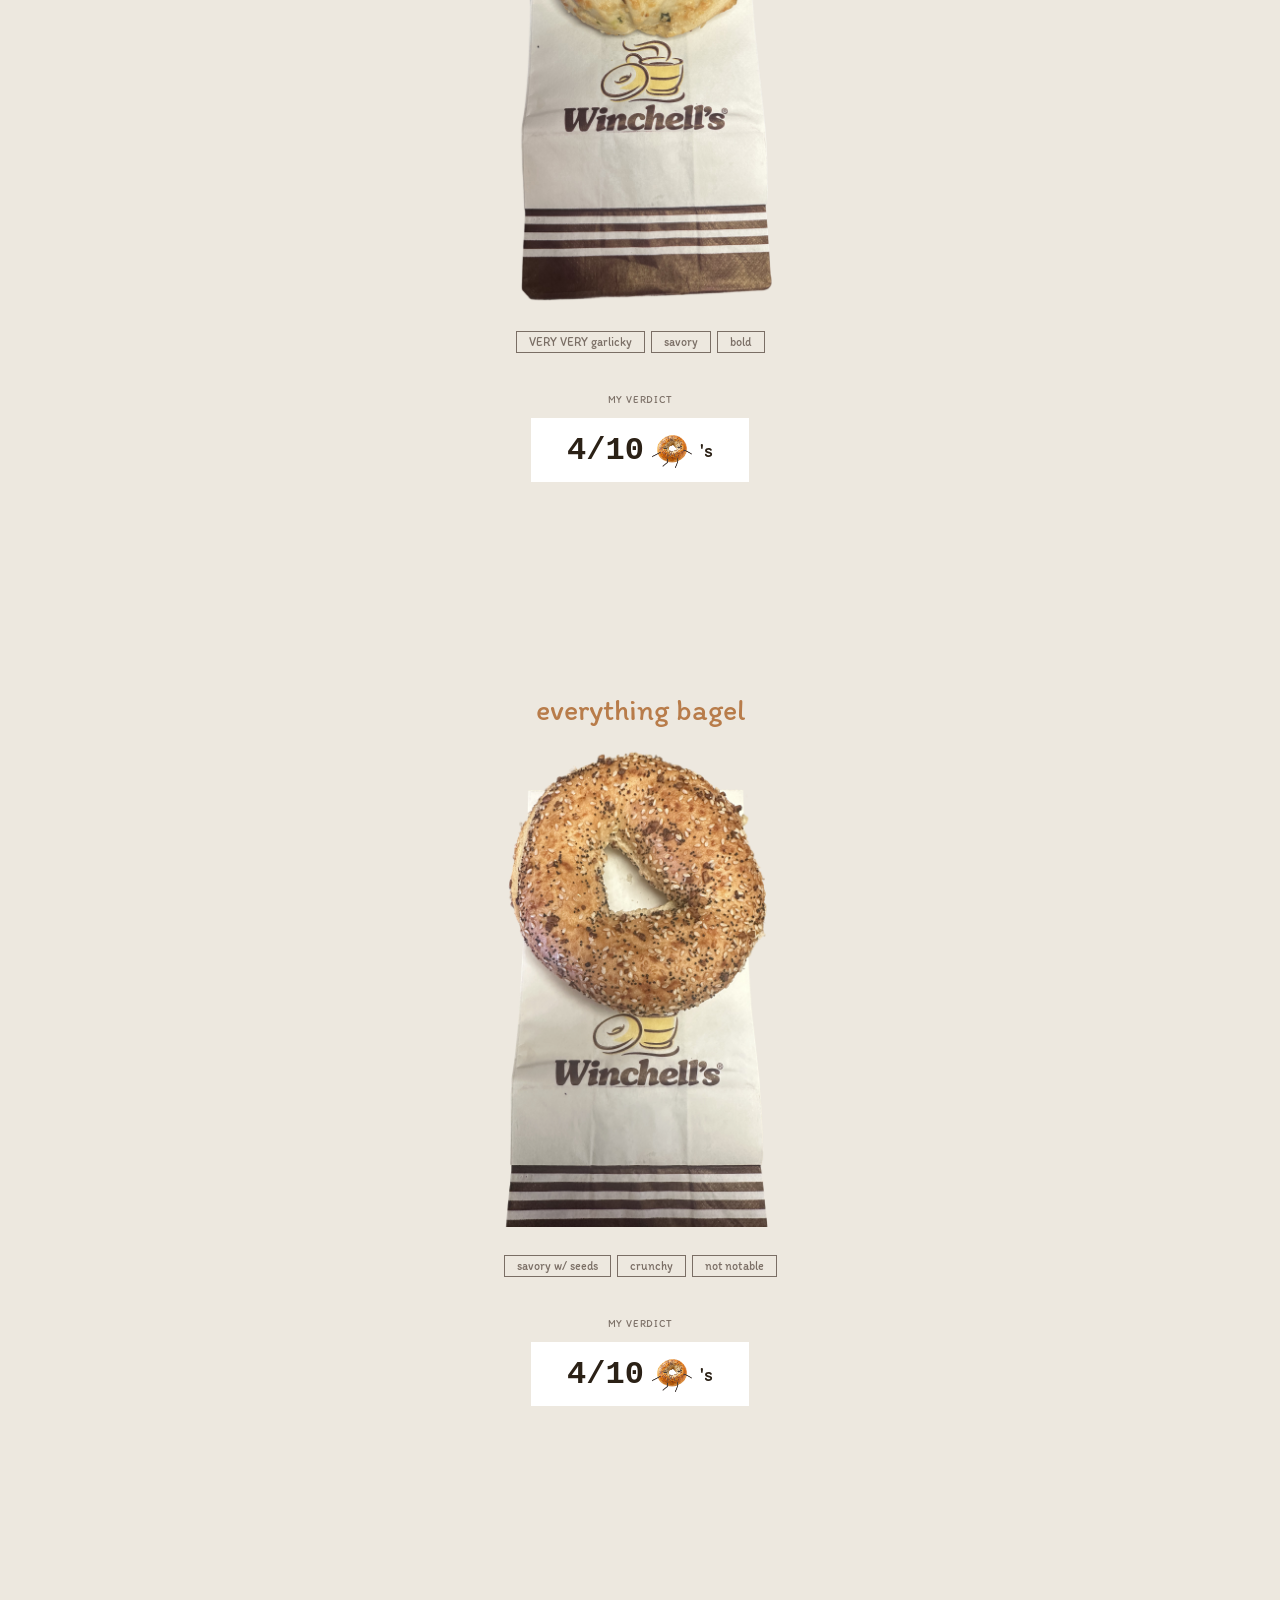
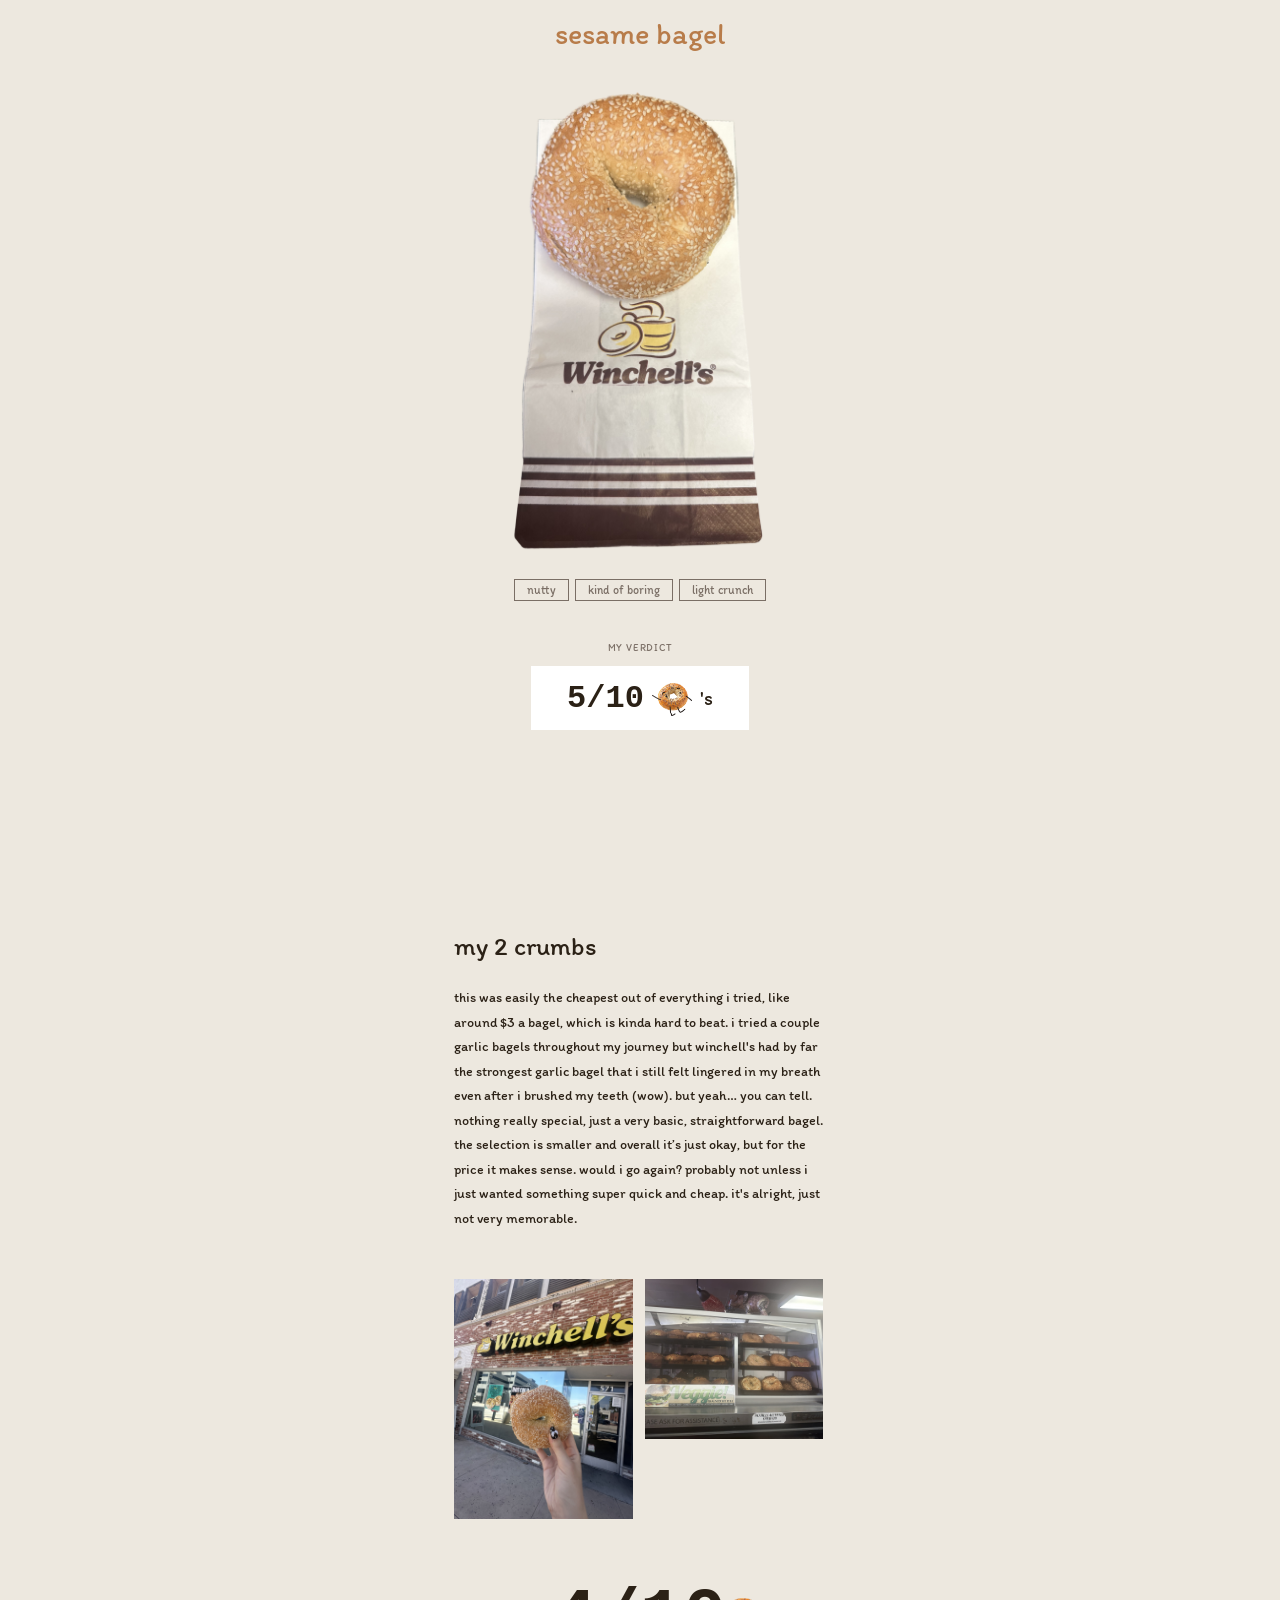
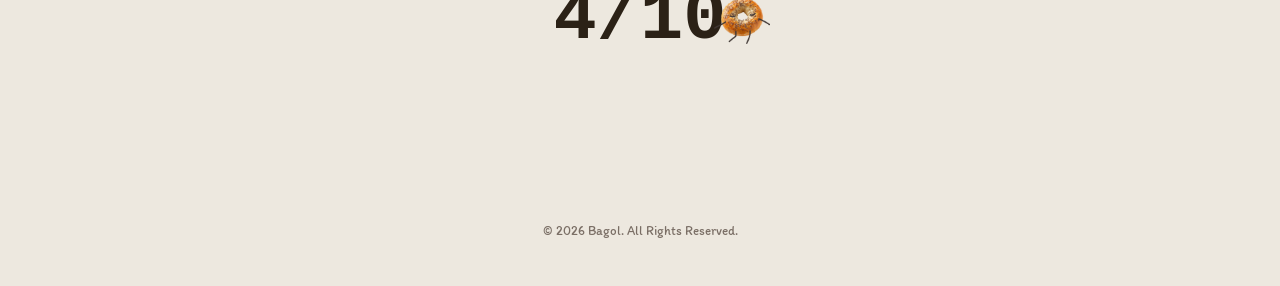
<file: winchells.html>
<!DOCTYPE html>
<html lang="en">

<head>
	<meta charset="utf-8">
	<meta content="initial-scale=1.0,width=device-width" name="viewport">

	<title>Bagol — Winchell's</title>

	<link rel="preconnect" href="https://fonts.googleapis.com">
	<link rel="preconnect" href="https://fonts.gstatic.com" crossorigin>
	<link href="https://fonts.googleapis.com/css2?family=Iosevka+Charon:ital,wght@0,300;0,400;0,500;0,700;1,300;1,400;1,500;1,700&family=Itim&display=swap" rel="stylesheet">

	<link href="css/reset.css" rel="stylesheet" type="text/css">
	<link href="css/styles.css" rel="stylesheet" type="text/css">

	<script src="js/scripts.js" defer></script>

	<link rel="icon" type="image/png" href="/images/favicon/favicon-96x96.png" sizes="96x96" />
	<link rel="icon" type="image/svg+xml" href="/images/favicon/favicon.svg" />
	<link rel="shortcut icon" href="/images/favicon/favicon.ico" />
	<link rel="apple-touch-icon" sizes="180x180" href="/images/favicon/apple-touch-icon.png" />
	<meta name="apple-mobile-web-app-title" content="Bagol" />
	<link rel="manifest" href="/images/favicon/site.webmanifest" />
</head>

<body class="miopane-page">

	<header class="place-header">
		<div class="logo">
			<a href="index.html">
				<h1 class="logo__text">
					BAG<img class="logo__mascot" src="images/mascot.png" alt="o">L
				</h1>
			</a>
		</div>
	</header>

	<main class="wrapper">

		<section class="place-hero">

			<img class="place-title__img" src="images/winchells-title.png" alt="Winchell's">

			<p class="place-description">an old-school donut shop that also does bagels on the side—nothing fancy, just straightforward and nostalgic. i gave their bagels a try to see if they're worth it beyond the donuts.
</p>

			<img class="place-hero__img" src="images/winchells-storefront.png" alt="Winchell's storefront">

		</section>

		<section class="bagels-tried">

			<p class="bagels-tried__heading">bagels i tried</p>

			<div class="bagels-tried__grid">
				<a href="#bagel-1"><img class="bagels-tried__thumb" src="images/winchells-bagel-1.png" alt="Bagel 1"></a>
				<a href="#bagel-2"><img class="bagels-tried__thumb" src="images/winchells-bagel-2.png" alt="Bagel 2"></a>
				<a href="#bagel-3"><img class="bagels-tried__thumb" src="images/winchells-bagel-3.png" alt="Bagel 3"></a>
			</div>

		</section>

		<section class="bagel-entries">

			<div class="bagel-entry" id="bagel-1">
				<p class="bagel-entry__name">garlic bagel</p>
				<img class="bagel-entry__img" src="images/winchells-bagel-1.png" alt="garlic bagel">
				<div class="bagel-entry__tags">
					<span class="tag">VERY VERY garlicky</span>
					<span class="tag">savory</span>
					<span class="tag">bold</span>
				</div>
				<p class="bagel-entry__verdict-label">my verdict</p>
				<div class="bagel-entry__rating">
					<p class="bagel-entry__score">4/10</p>
					<img class="bagel-entry__mascot" src="images/mascot-sad.png" alt="bagel">
					<p class="bagel-entry__s">'s</p>
				</div>
			</div>

			<div class="bagel-entry" id="bagel-2">
				<p class="bagel-entry__name">everything bagel</p>
				<img class="bagel-entry__img" src="images/winchells-bagel-2.png" alt="everything bagel">
				<div class="bagel-entry__tags">
					<span class="tag">savory w/ seeds</span>
					<span class="tag">crunchy</span>
					<span class="tag">not notable</span>
				</div>
				<p class="bagel-entry__verdict-label">my verdict</p>
				<div class="bagel-entry__rating">
					<p class="bagel-entry__score">4/10</p>
					<img class="bagel-entry__mascot" src="images/mascot-sad.png" alt="bagel">
					<p class="bagel-entry__s">'s</p>
				</div>
			</div>

			<div class="bagel-entry" id="bagel-3">
				<p class="bagel-entry__name">sesame bagel</p>
				<img class="bagel-entry__img" src="images/winchells-bagel-3.png" alt="sesame bagel">
				<div class="bagel-entry__tags">
					<span class="tag">nutty</span>
					<span class="tag">kind of boring</span>
					<span class="tag">light crunch</span>
				</div>
				<p class="bagel-entry__verdict-label">my verdict</p>
				<div class="bagel-entry__rating">
					<p class="bagel-entry__score">5/10</p>
					<img class="bagel-entry__mascot" src="images/mascot-norm.png" alt="bagel">
					<p class="bagel-entry__s">'s</p>
				</div>

		</section>

		<section class="review" id="review">

			<h3 class="review__heading">my 2 crumbs</h3>

			<p class="review__body">this was easily the cheapest out of everything i tried, like around $3 a bagel, which is kinda hard to beat. i tried a couple garlic bagels throughout my journey but winchell's had by far the strongest garlic bagel that i still felt lingered in my breath even after i brushed my teeth (wow). but yeah… you can tell. nothing really special, just a very basic, straightforward bagel. the selection is smaller and overall it’s just okay, but for the price it makes sense. would i go again? probably not unless i just wanted something super quick and cheap. it's alright, just not very memorable.</p>

			<div class="review__photos">
				<img class="review__photo review__photo--tall" src="images/winchells-outside.png" alt="Outside Winchell's">
				<img class="review__photo review__photo--short" src="images/winchells-inside.png" alt="Inside Winchell's">
			</div>

			<div class="review__rating">
				<p class="review__score">4/10</p>
				<img class="review__mascot" src="images/mascot-sad.png" alt="bagel mascot">
			</div>

		</section>

	</main>

	<footer class="site-footer">
		<p class="site-footer__copy">© 2026 Bagol. All Rights Reserved.</p>
	</footer>

</body>
</html>
</file>
<file: css/styles.css>
:root {
  --cream: #ede8df;
  --dark: #2b2116;
  --mid: #7a6e65;
  --card-bg: #faf7f2;
}

html {
  scroll-behavior: smooth;
}

body {
  background: var(--cream);
  color: var(--dark);
  font-family: 'Itim', cursive;
}

.wrapper {
  max-width: 390px;
  margin: 0 auto;
  padding: 0 32px;
  display: flex;
  flex-direction: column;
  align-items: center;
}

/* index header */
.site-header {
  max-width: 390px;
  margin: 0 auto;
  padding: 56px 32px 0;
  display: flex;
  flex-direction: column;
  align-items: center;
}

/*  header */
.place-header {
  padding: 24px 24px 0;
  display: flex;
  align-items: flex-start;
}

.place-header .logo__text {
  font-size: 72px;
}

.place-header .logo__mascot {
  width: 82px;
  height: 82px;
  margin: 0 -16px;
  animation: none;
}

/* logo */
.logo {
  display: flex;
  flex-direction: column;
  align-items: center;
}

.logo a {
  text-decoration: none;
  color: inherit;
}

.logo__text {
  font-family: 'Iosevka Charon', monospace;
  font-size: 140px;
  font-weight: 700;
  line-height: 1;
  letter-spacing: -0.02em;
  color: var(--dark);
  display: flex;
  align-items: center;
  gap: 0;
}

/* tagline */
.site-tagline {
  font-family: 'Itim', cursive;
  font-size: 22px;
  color: var(--dark);
  margin-top: -10px;
  text-align: center;
}

/* intro */
.intro {
  font-size: 14px;
  line-height: 1.7;
  text-align: center;
  color: var(--dark);
  margin-top: 56px;
}

/* munching */
.munching {
  margin-top: 80px;
  display: flex;
  flex-direction: column;
  align-items: center;
  gap: 24px;
}

.munching__label {
  font-size: 14px;
  color: var(--dark);
  text-align: center;
}

.munching__breadcrumbs {
  display: flex;
  flex-direction: column;
  align-items: flex-start;
  gap: 12px;
  padding-left: 32px;
}

.munching__breadcrumb {
  display: block;
  height: auto;
}

.munching__breadcrumbs .munching__breadcrumb:nth-child(1) { margin-left: 0px; }
.munching__breadcrumbs .munching__breadcrumb:nth-child(2) { margin-left: 20px; }
.munching__breadcrumbs .munching__breadcrumb:nth-child(3) { margin-left: 10px; }
.munching__breadcrumbs .munching__breadcrumb:nth-child(4) { margin-left: 28px; }

/* map */
.map-section {
  position: relative;
  margin-top: 24px;
  width: 100vw;
  margin-left: calc(-50vw + 50%);
  background: var(--cream);
}

.map-wrap {
  position: relative;
  width: 100%;
}

.map {
  width: 100%;
  display: block;
}

.map-pins {
  position: absolute;
  top: 0;
  left: 0;
  width: 100%;
  height: 100%;
}

/* map pin bounce */
@keyframes pin-bounce {
  0%, 100% { transform: translateY(0); }
  40%       { transform: translateY(-12px); }
  60%       { transform: translateY(-6px); }
}

.map-pin {
  cursor: pointer;
  transform-origin: center bottom;
}

.map-pin:hover {
  animation: pin-bounce 0.5s ease;
}

.map-pin:active {
  animation: pin-bounce 0.5s ease;
}

/* map card*/
.map-card {
  position: absolute;
  width: 160px;
  height: 240px;
  background: var(--card-bg);
  border-radius: 0;
  overflow: hidden;
  box-shadow: 0 8px 32px rgba(43, 33, 22, 0.2);
  border: 4px solid var(--dark);
  text-decoration: none;
  color: inherit;
  opacity: 0;
  pointer-events: none;
  transition: opacity 0.2s ease;
}

.map-card--visible {
  opacity: 1;
  pointer-events: all;
}

.map-card__top {
  padding: 12px 12px 6px;
  height: 100px;
  display: flex;
  align-items: center;
  justify-content: center;
}

.map-card__title {
  width: 100%;
  height: 100%;
  object-fit: contain;
  display: block;
}

.map-card__hand {
  width: 100%;
  display: block;
  object-fit: cover;
  object-position: center top;
  height: 140px;
  background: var(--card-bg);
}
/* footer */
.site-footer {
  max-width: 390px;
  margin: 48px auto 0;
  padding: 0 32px 48px;
  text-align: center;
}

.site-footer__copy {
  font-size: 12px;
  color: var(--mid);
}

/* place hero */
.place-hero {
  display: flex;
  flex-direction: column;
  align-items: center;
  margin-top: 32px;
  gap: 24px;
}

.place-title__img {
  width: 200px;
  display: block;
}

.place-description {
  font-size: 13px;
  line-height: 1.7;
  color: var(--dark);
  width: 100%;
  text-align: left;
  font-weight: 400;
}

.place-hero__img {
  width: 100%;
  border-radius: 0;
  display: block;
  min-height: 300px;
  object-fit: cover;
}

/* bagels tried grid */
.bagels-tried {
  margin-top: 160px;
  display: flex;
  flex-direction: column;
  align-items: center;
  gap: 32px;
}

.bagels-tried__heading {
  font-family: 'Itim', cursive;
  font-size: 11px;
  letter-spacing: 0.08em;
  text-transform: uppercase;
  color: var(--mid);
  text-align: center;
}

.bagels-tried__grid {
  display: flex;
  align-items: center;
  gap: 8px;
  width: 100%;
}

.bagels-tried__thumb {
  flex: 1;
  border-radius: 0;
  object-fit: cover;
  display: block;
  height: 120px;
}

.breadcrumbs {
  display: flex;
  gap: 8px;
  margin-top: 40px;
}

/* bagel entries */
.bagel-entries {
  margin-top: 180px;
  display: flex;
  flex-direction: column;
  gap: 180px;
  width: 100%;
  align-items: center;
}

.bagel-entry {
  display: flex;
  flex-direction: column;
  align-items: center;
  gap: 0;
  position: relative;
  width: 100%;
}

.bagel-entry__name {
  font-family: 'Itim', cursive;
  font-size: 27px;
  color: #b87c4a;
  text-align: center;
  line-height: 1.4;
  transform: translateY(140%);
  transition: transform 0.7s cubic-bezier(0.22, 1, 0.36, 1);
  margin-bottom: 0;
  margin-top: 27px;
  z-index: 0;
  order: 1;
}

.bagel-entry__img {
  width: 100%;
  border-radius: 0;
  display: block;
  position: relative;
  z-index: 1;
  margin-bottom: 28px;
  order: 2;
}

.bagel-entry.is-visible .bagel-entry__name {
  transform: translateY(0);
}

.bagel-entry__tags {
  display: flex;
  flex-wrap: wrap;
  gap: 6px;
  justify-content: center;
  width: 100%;
  order: 3;
}

.tag {
  font-family: 'Itim', cursive;
  font-size: 13px;
  color: var(--mid);
  border: 1px solid var(--mid);
  border-radius: 0;
  padding: 4px 12px;
  white-space: nowrap;
}

.bagel-entry__verdict-label {
  font-family: 'Itim', cursive;
  font-size: 10px;
  letter-spacing: 0.08em;
  text-transform: uppercase;
  color: var(--mid);
  order: 4;
  margin-top: 40px;
}

.bagel-entry__rating {
  display: flex;
  align-items: center;
  gap: 8px;
  background: white;
  border-radius: 0;
  padding: 10px 28px;
  margin-top: 12px;
  order: 5;
}

.bagel-entry__score {
  font-family: 'Iosevka Charon', monospace;
  font-size: 28px;
  font-weight: 700;
  color: var(--dark);
}

.bagel-entry__mascot {
  width: 36px;
  height: 36px;
  object-fit: contain;
}

.bagel-entry__s {
  font-family: 'Itim', cursive;
  font-size: 20px;
  color: var(--dark);
}

/* reviews */
.review {
  margin-top: 200px;
  max-width: 390px;
}

.review__heading {
  font-family: 'Itim', cursive;
  font-size: 22px;
  color: var(--dark);
  margin-bottom: 24px;
}

.review__body {
  font-size: 13px;
  line-height: 1.75;
  color: var(--dark);
  font-weight: normal;
}

.review__photos {
  display: flex;
  gap: 12px;
  margin-top: 48px;
  align-items: flex-start;
}

.review__photo {
  border-radius: 0;
  display: block;
  object-fit: cover;
}

.review__photo--tall {
  width: 48%;
  height: 200px;
}

.review__photo--short {
  width: 48%;
  height: 130px;
}

.review__rating {
  display: flex;
  align-items: center;
  justify-content: center;
  gap: 0;
  margin-top: 64px;
  margin-bottom: 120px;
  position: relative;
}

.review__score {
  font-family: 'Iosevka Charon', monospace;
  font-size: 64px;
  font-weight: 700;
  color: var(--dark);
  line-height: 1;
}

.review__mascot {
  width: 52px;
  height: 52px;
  object-fit: contain;
  position: absolute;
  right: calc(50% - 120px);
  top: 50%;
  transform: translateY(-50%);
}

/* mascot animation */
@keyframes mascot-idle {
  0%, 100% { transform: translateY(0px) rotate(-4deg) scale(1); }
  50%       { transform: translateY(-8px) rotate(4deg) scale(1.04); }
}

@keyframes mascot-rolloff {
  0%   { transform: translateX(0px) rotate(0deg); }
  100% { transform: translateX(-800px) rotate(-720deg); }
}

@keyframes mascot-rollin {
  0%   { transform: translateX(800px) rotate(720deg); }
  100% { transform: translateX(0px) rotate(0deg); }
}

.logo__mascot {
  width: 170px;
  height: 170px;
  object-fit: contain;
  display: inline-block;
  vertical-align: middle;
  margin: 0 -30px;
  position: relative;
  z-index: 1;
  animation: mascot-idle 3s ease-in-out infinite;
  transform-origin: center center;
  cursor: pointer;
}

.logo__mascot.is-rolling {
  animation: mascot-rolloff 1.4s ease-in forwards;
}

.logo__mascot.is-returning {
  animation: mascot-rollin 1.4s ease-out forwards;
}

/* computer repsonsive */
@media (min-width: 768px) {

  .wrapper {
    max-width: 420px;
    padding: 0 24px;
  }

  .site-header {
    max-width: 420px;
    padding: 64px 24px 0;
  }

  .site-footer {
    max-width: 420px;
  }

  .review {
    max-width: 420px;
  }

  .logo__text {
    font-size: 160px;
  }

  .logo__mascot {
    width: 185px;
    height: 185px;
    margin: 0 -34px;
  }

  .site-tagline {
    font-size: 26px;
  }

  .intro {
    font-size: 15px;
    margin-top: 64px;
  }

  .munching__label {
    font-size: 15px;
  }

  .munching__breadcrumb {
    width: 12px;
    height: 12px;
  }

  .place-header {
    padding: 32px 24px 0;
  }

  .place-header .logo__text {
    font-size: 80px;
  }

  .place-header .logo__mascot {
    width: 90px;
    height: 90px;
    margin: 0 -18px;
  }

  .place-title__img {
    width: 240px;
  }

  .place-description {
    font-size: 14px;
  }

  .bagels-tried__thumb {
    height: 140px;
  }

  .bagel-entry__name {
    font-size: 30px;
  }

  .bagel-entry__score {
    font-size: 32px;
  }

  .bagel-entry__mascot {
    width: 40px;
    height: 40px;
  }

  .tag {
    font-size: 12px;
    padding: 3px 12px;
  }

  .review__heading {
    font-size: 26px;
  }

  .review__body {
    font-size: 14px;
  }

  .review__score {
    font-size: 72px;
  }

  .review__mascot {
    width: 56px;
    height: 56px;
    right: calc(50% - 130px);
  }

  .review__photo--tall {
    height: 240px;
  }

  .review__photo--short {
    height: 160px;
  }

  .bagel-entry__rating {
    padding: 12px 36px;
  }

  .site-footer__copy {
    font-size: 13px;
  }

}
</file>
